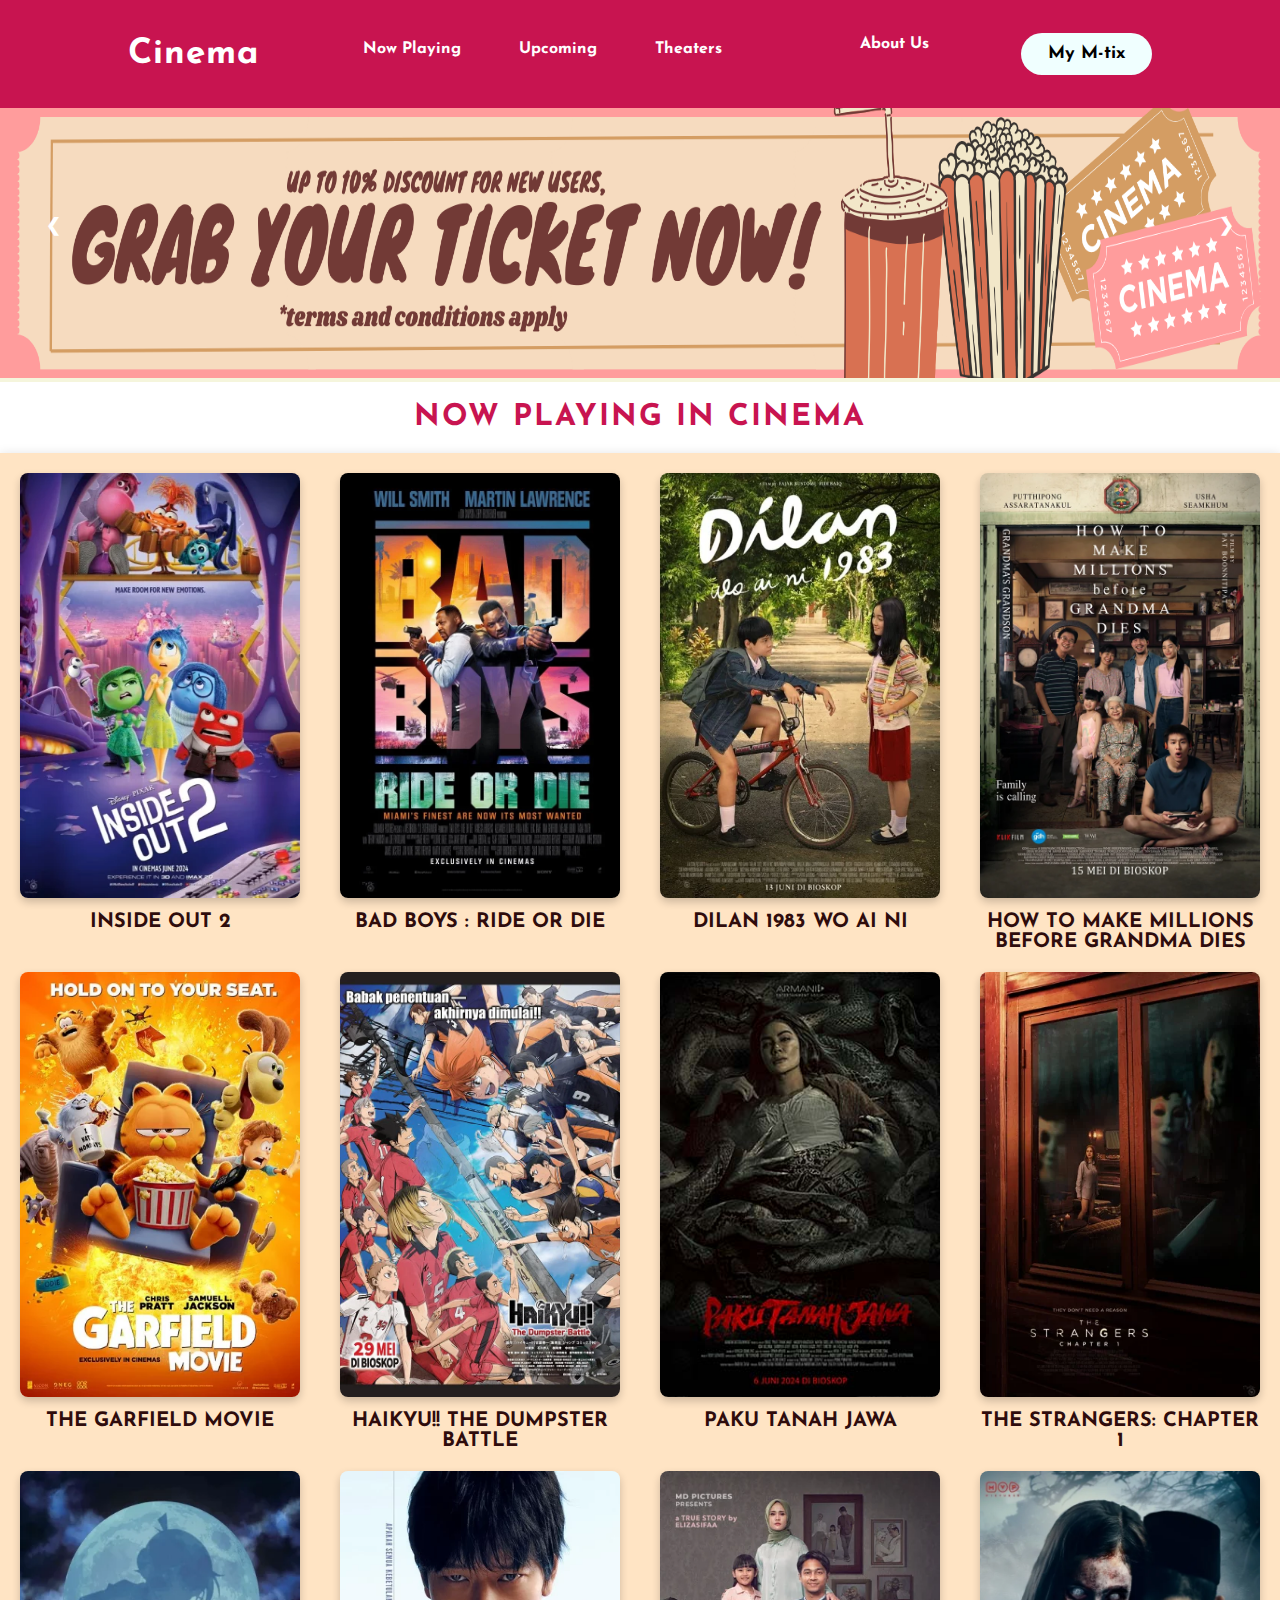
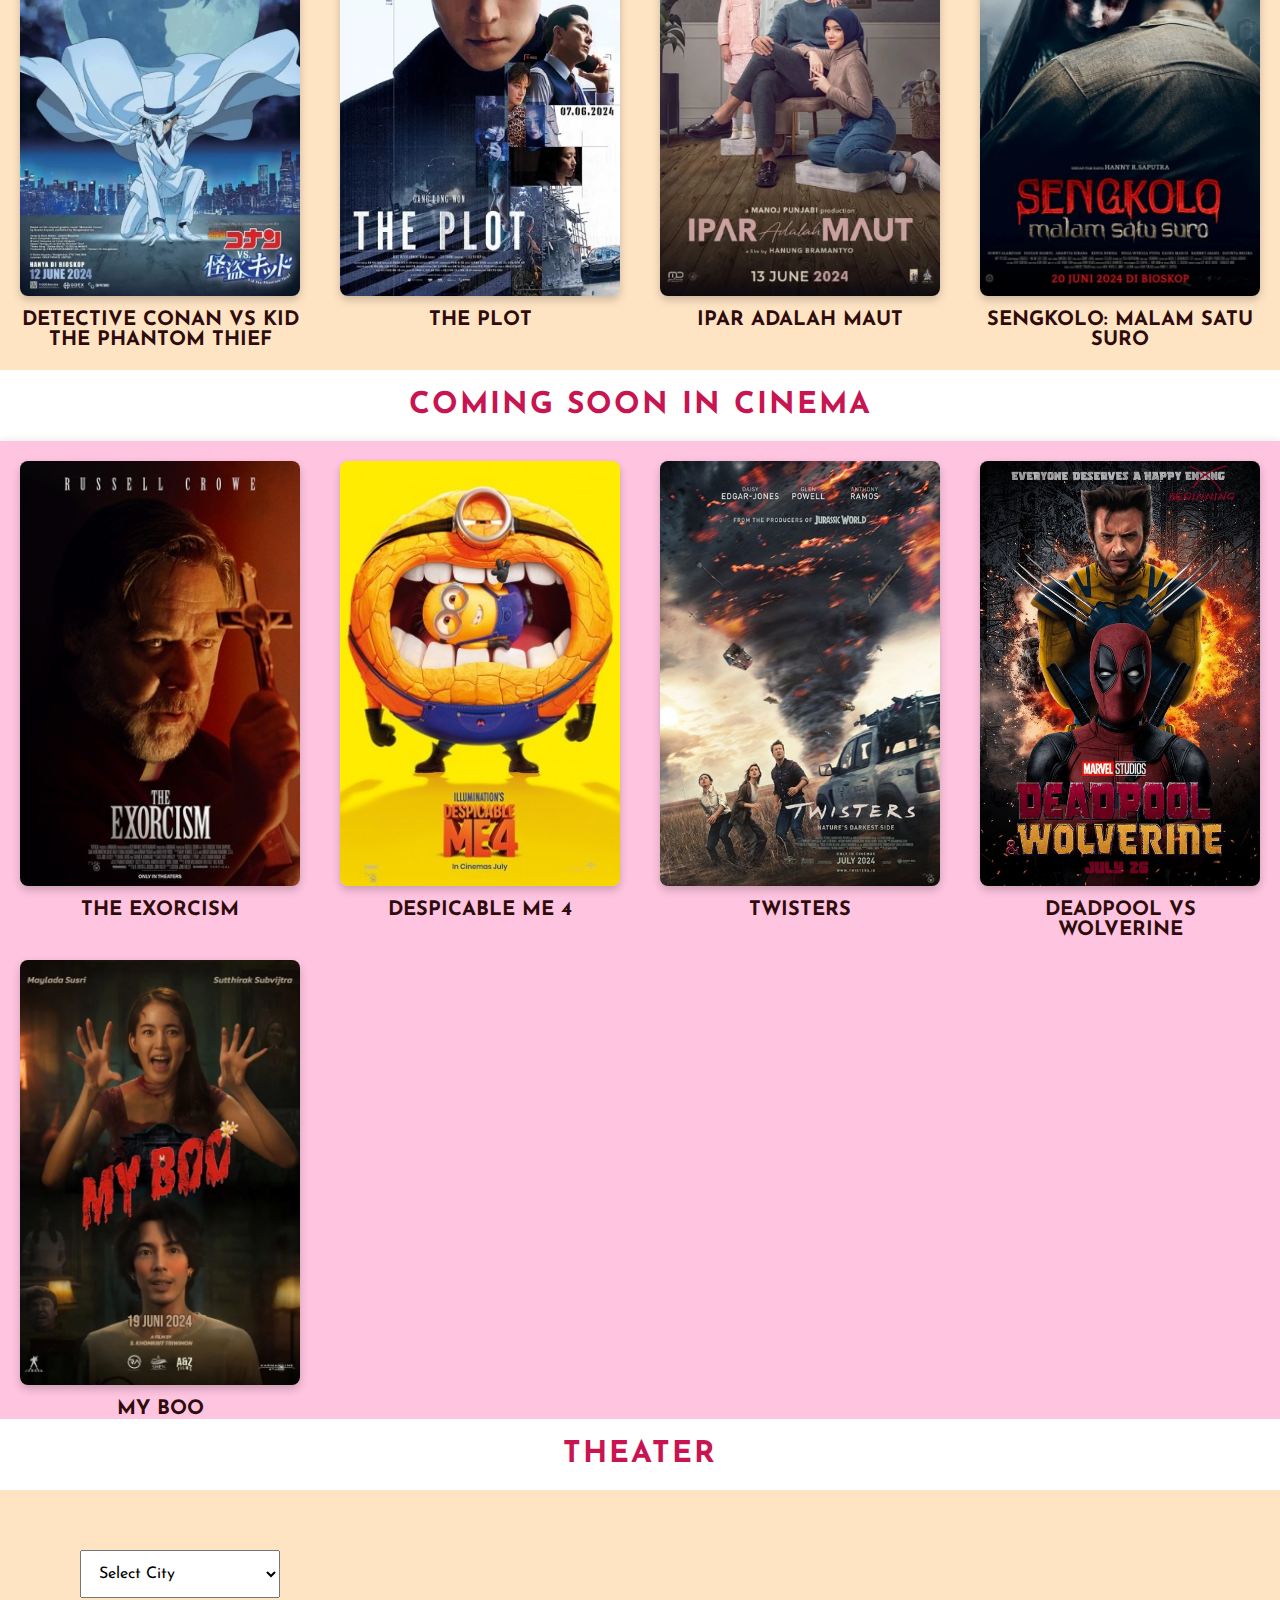
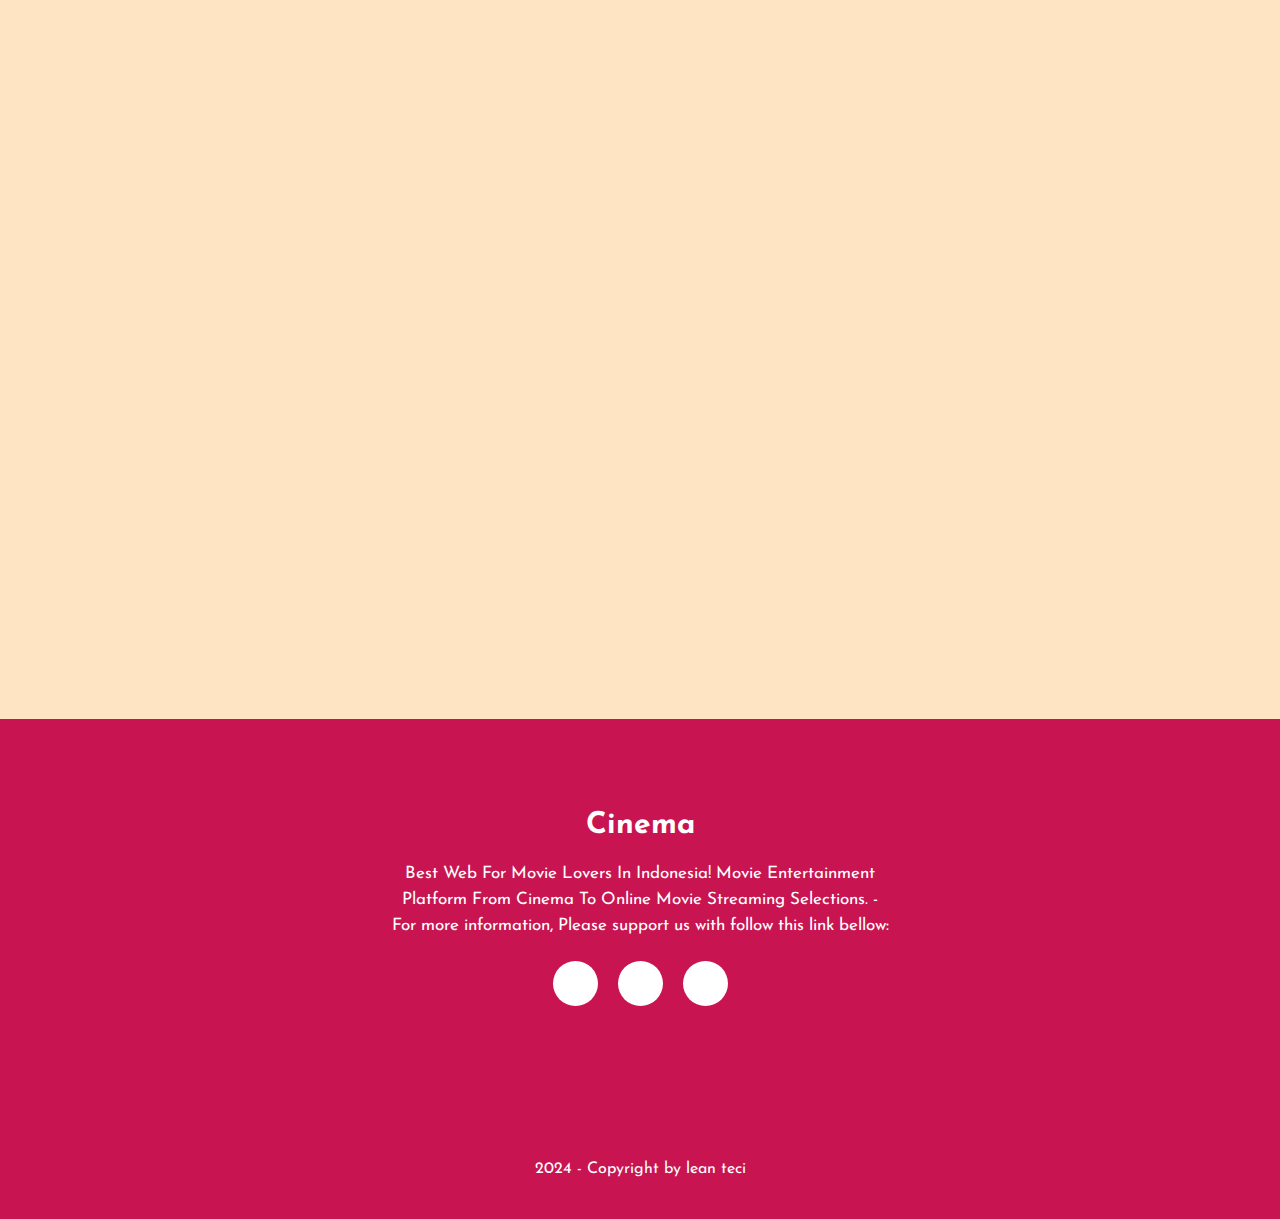
<file: index.html>
<!DOCTYPE html>
<html lang="en">
<head>
    <meta charset="UTF-8">
    <meta name="viewport" content="width=device-width, initial-scale=1.0">
    <title>Cinema</title>
    <link rel="stylesheet" type="text/css" href="style.css">

    <link rel="preconnect" href="https://fonts.googleapis.com">
    <link rel="preconnect" href="https://fonts.gstatic.com" crossorigin>
    <link href="https://fonts.googleapis.com/css2?family=Josefin+Sans:wght@100;200;300;400;500;600;700&display=swap" rel="stylesheet">

    <link rel="stylesheet" href="https://cdnjs.cloudflare.com/ajax/libs/font-awesome/6.5.2/css/all.min.css" integrity="sha512-SnH5WK+bZxgPHs44uWIX+LLJAJ9/2PkPKZ5QiAj6Ta86w+fsb2TkcmfRyVX3pBnMFcV7oQPJkl9QevSCWr3W6A==" crossorigin="anonymous" referrerpolicy="no-referrer" />
    <script src="script.js" defer></script>
</head>
<body>
   <header class="header" id="home">
    <nav>
        <h2 class="logo">Cinema</h2>
        <ul>
            <li><a href="#nowplaying"><i class="fa-solid fa-film"></i>Now Playing</a></li>
            <li><a href="#upcoming"><i class="fa-regular fa-circle-play"></i>Upcoming</a></li>
            <li><a href="#theaters"><i class="fa-solid fa-location-dot"></i>Theaters</a></li>
            <li class="dropdown">
                <a href="#aboutus" id="aboutus-button"><i class="fa-solid fa-user"></i>About Us</a>
            <div class="dropdown-content">
                <a href="#privacy-policy" id="privacy-policy-link">Privacy Policy</a>
                <a href="#contact-us">Contact Us</a>
            </div>
            </li>
        </ul>
        <div class="dropdown2">
            <button id="my-mtix-btn">My M-tix </button>
            <div class="dropdown-content2" id="my-mtix-dropdown">
              <a href="#" id="login-link">Login</a>
              <!-- Opsi-opsi dropdown lainnya bisa ditambahkan di sini -->
            </div>
          </div>
    </nav>
   </header> 

    <div class ="slider">
        <div class="slide">
            <img src="images/slide1.png" alt="Image 1">
        </div>
        <div class="slide">
            <img src="images/slide2.png" alt="Image 2">
        </div>
        <div class="slide">
            <img src="images/slide3.png" alt="Image 3">
        </div>
    </div>
    <button class="prev" onclick="moveSlide(-1)">&#10094;</button>
    <button class="next" onclick="moveSlide(1)">&#10095;</button>

    <section id="nowplaying">
        <div class="textnowplay">
            <h2>NOW PLAYING IN CINEMA</h2>
        </div>
        <div class="movieplaying">
            <div class="movie" data-movie="insideout2">
                <a href="moviedetailsnowplay.html?movie=insideout2" class="movie-link"><img src="images/insideout2.png" alt="Inside Out 2"></a>
                <p>INSIDE OUT 2</p>
            </div>
            <div class="movie" data-movie="badboys">
                <a href="moviedetailsnowplay.html?movie=badboys" class="movie-link"><img src="images/badboys.png" alt="Badboys : Ride or Die"></a>
                <p>BAD BOYS : RIDE OR DIE</p>
            </div>
            <div class="movie" data-movie="dilan">
                <a href="moviedetailsnowplay.html?movie=dilan" class="movie-link"><img src="images/dilan.png" alt="Dilan 1983 Wo Ai Ni"></a>
                <p>DILAN 1983 WO AI NI</p>
            </div>
            <div class="movie" data-movie="grandma">
                <a href="moviedetailsnowplay.html?movie=grandma" class="movie-link"><img src="images/grandma.png" alt="How To Make Millions before Grandma Dies"></a>
                <p>HOW TO MAKE MILLIONS BEFORE GRANDMA DIES</a>
            </div>
            <div class="movie" data-movie="garfield">
                <a href="moviedetailsnowplay.html?movie=garfield" class="movie-link"><img src="images/garfield.png" alt="The Garfield Movie"></a>
                <p>THE GARFIELD MOVIE</p>
            </div>
            <div class="movie" data-movie="haikyu">
                <a href="moviedetailsnowplay.html?movie=haikyu" class="movie-link"><img src="images/haikyu.png" alt="Haikyu!! The Dumpster Battle"></a>
                <p>HAIKYU!! THE DUMPSTER BATTLE</p>
            </div>
            <div class="movie" data-movie="pakutanahjawa">
                <a href="moviedetailsnowplay.html?movie=pakutanahjawa" class="movie-link"><img src="images/pakutanahjawa.png" alt="Paku Tanah Jawa"></a>
                <p>PAKU TANAH JAWA</p>
            </div>
            <div class="movie" data-movie="strangers">
                <a href="moviedetailsnowplay.html?movie=strangers" class="movie-link"><img src="images/strangers.png" alt="The Strangers: Chapter 1"></a>
                <p>THE STRANGERS: CHAPTER 1</p>
            </div>
            <div class="movie" data-movie="conan">
                <a href="moviedetailsnowplay.html?movie=conan" class="movie-link"><img src="images/conan.png" alt="Detective Conan vs Kid The Phantom Thief"></a>
                <p>DETECTIVE CONAN VS KID THE PHANTOM THIEF</p>
            </div>
            <div class="movie" data-movie="theplot">
                <a href="moviedetailsnowplay.html?movie=theplot" class="movie-link"><img src="images/theplot.png" alt="The Plot"></a>
                <p>THE PLOT</p>
            </div>
            <div class="movie" data-movie="ipar">
                <a href="moviedetailsnowplay.html?movie=ipar" class="movie-link"><img src="images/ipar.png" alt="Ipar adalah Maut"></a>
                <p>IPAR ADALAH MAUT</p>
            </div>
            <div class="movie" data-movie="sengkolo">
                <a href="moviedetailsnowplay.html?movie=sengkolo" class="movie-link"><img src="images/sengkolo.png" alt="Sengkolo: Malam Satu Suro"></a>
                <p>SENGKOLO: MALAM SATU SURO</p>
            </div>
        </div>
    </section>
    
   <section id="upcoming">
    <div class="textupcome">
        <h2>COMING SOON IN CINEMA</h2>
    </div>
    <div class="upcoming">
        <div class="movie" data-movie="exorcism">
            <a href="moviedetailsupcome.html?movie=exorcism" class="movie-link"><img src="images/exorcism.jpg" alt="The Exorcism"></a>
            <p>THE EXORCISM</p>
        </div>
        <div class="movie" data-movie="despicableme4">
            <a href="moviedetailsupcome.html?movie=despicableme4" class="movie-link"><img src="images/despicableme4.jpg" alt="Despicable Me 4"></a>
            <p>DESPICABLE ME 4</p>
        </div>
        <div class="movie" data-movie="twisters">
            <a href="moviedetailsupcome.html?movie=twisters" class="movie-link"><img src="images/twisters.png" alt="Twisters"></a>
            <p>TWISTERS</p>
        </div>
        <div class="movie" data-movie="deadpool">
            <a href="moviedetailsupcome.html?movie=deadpool" class="movie-link"><img src="images/deadpool.jpg" alt="Deadpool vs Wolverine"></a>
            <p>DEADPOOL VS WOLVERINE</p>
        </div>
        <div class="movie" data-movie="myboo">
            <a href="moviedetailsupcome.html?movie=myboo" class="movie-link"><img src="images/myboo.png" alt="My Boo"></a>
            <p>MY BOO</p>
        </div>
    </div>
    </section>

    <section id="theaters">
        <div class="texttheater">
            <h2>THEATER</h2>
        </div>
    <div class="theater">
    <div class="dropdown">
        <select id="city-select" onchange="showCinemas()">
            <option value="">Select City</option>
            <option value="JAKARTA">JAKARTA</option>
            <option value="BOGOR">BOGOR</option>
            <option value="DEPOK">DEPOK</option>
            <option value="TANGERANG">TANGERANG</option>
            <option value="BEKASI">BEKASI</option>
        </select>
    </div>

    <div id="cinema-list" class="cinema-list">
    </div>
    </div>
    </section>

    <section id="privacy-policy" class="popup-form hide">
        <div class="popup-content">
            <span class="close-btn">&times;</span>
            <h2>Privacy Policy</h2>
            <h4>INFORMATION WE COLLECT
                PERSONAL INFORMATION
                Personal Information may be submitted to NSR for the purposes of <br>
                (a) receiving information from us;<br>
                (b) buy movie ticket through Site; and <br>
                (c) other purposes to support Service through Site. 
                </h4>
        </div>
    </section>

    <section id="contact-us">
        <div class="contact-us">
        <p>Cinema</p>
        <p>Best Web For Movie Lovers In Indonesia! Movie Entertainment Platform From Cinema To Online Movie Streaming Selections. - For more information, Please support us with follow this link bellow:</p>
        <div class="social">
            <a href="#"><i class="fa-brands fa-linkedin"></i></a>
            <a href="#"><i class="fa-brands fa-instagram"></i></a>
            <a href="#"><i class="fa-brands fa-x-twitter"></i></a>
        </div>
    </div>

    <!--login-->
    <div id="login-popup" class="popup-form hide">
        <div class="popup-content">
            <span class="close-btn" onclick="closePopup(this)">&times;</span>
            <h2>Login to My Mtix</h2>
            <form id="login-form">
                <label for="login-email">Email:</label>
                <input type="text" id="login-email" name="loginemail" required>
                <label for="login-password">Password:</label>
                <input type="password" id="login-password" name="loginpassword" required>
                <button type="submit" id="loginsubmit">Login</button>
            </form>
            <p>Don't have an account? <a href="#" id="register-link">Register now</a></p>
        </div>
    </div>

    <!-- Failed login popup -->
    <div id="failedloginPopup" class="popup-form hide">
        <div class="popup-content">
            <span class="close-btn" onclick="closePopup(this)">&times;</span>
            <h2>Failed to Login</h2>
            <p>Invalid Email or Password. Please check your username and password again.</p>
        </div>
    </div>

    <!-- Failed login popup (max)-->
    <div id="failedloginmaxPopup" class="popup-form hide">
        <div class="popup-content">
            <span class="close-btn" onclick="closePopup(this)">&times;</span>
            <h2>Exiting Program...</h2>
            <p>Failed to login. Maximum Attempts Reached.</p>
        </div>
    </div>

    <!-- Success login popup -->
    <div id="successloginPopup" class="popup-form hide">
        <div class="popup-content">
            <span class="close-btn" onclick="closePopup(this)">&times;</span>
            <h2>yeeyyyyyy</h2>
            <p>Welcome Back!</p>
        </div>
    </div>

    <!-- Register Pop-up Form -->
    <div id="register-popup" class="popup-form hide">
        <div class="popup-content">
            <span class="close-btn" onclick="closePopup(this)">&times;</span>
            <h2>Register for My Mtix</h2>
            <form id="register-form">
                <label for="register-name">Name:</label>
                <input type="text" id="register-name" name="registname" required>
                <label for="register-email">Email:</label>
                <input type="text" id="register-email" name="registemail" required>
                <label for="register-password">Password:</label>
                <input type="password" id="register-password" name="registpassword" required>
                <button type="submit" id="registsubmit">Register Now</button>
            </form>
        </div>
    </div>
    
    <!-- Success regist popup -->
    <div id="successregistPopup" class="popup-form hide">
        <div class="popup-content">
            <span class="close-btn" onclick="closePopup(this)">&times;</span>
            <h2>yeeyyyyyy</h2>
            <p>You have successfully regist your account</p>
        </div>
    </div>

    <footer id="footer">
        <div class="footer">
            <p>
                2024 -
                <i class="fa-regular fa-copyright"></i>
                Copyright by lean teci
            </p>
        </div>
    </footer>
     

</body>
</html>
</file>
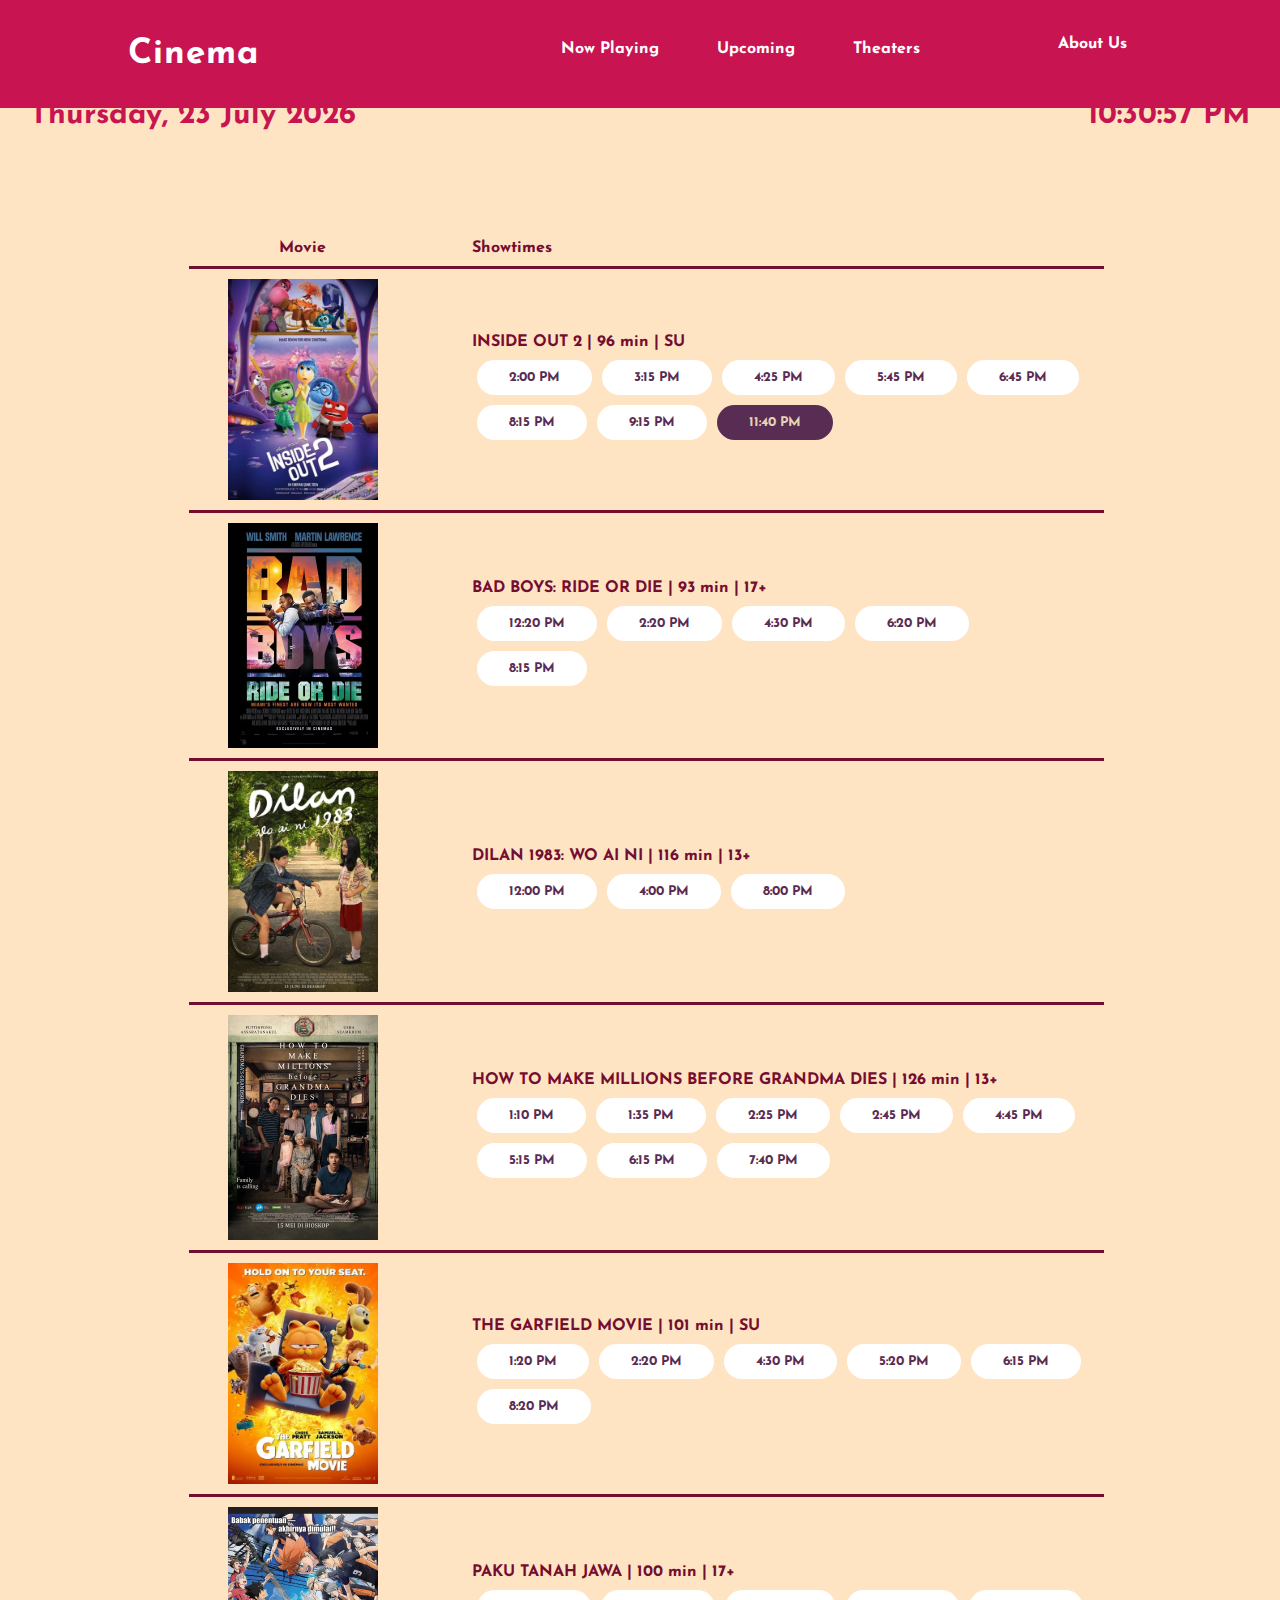
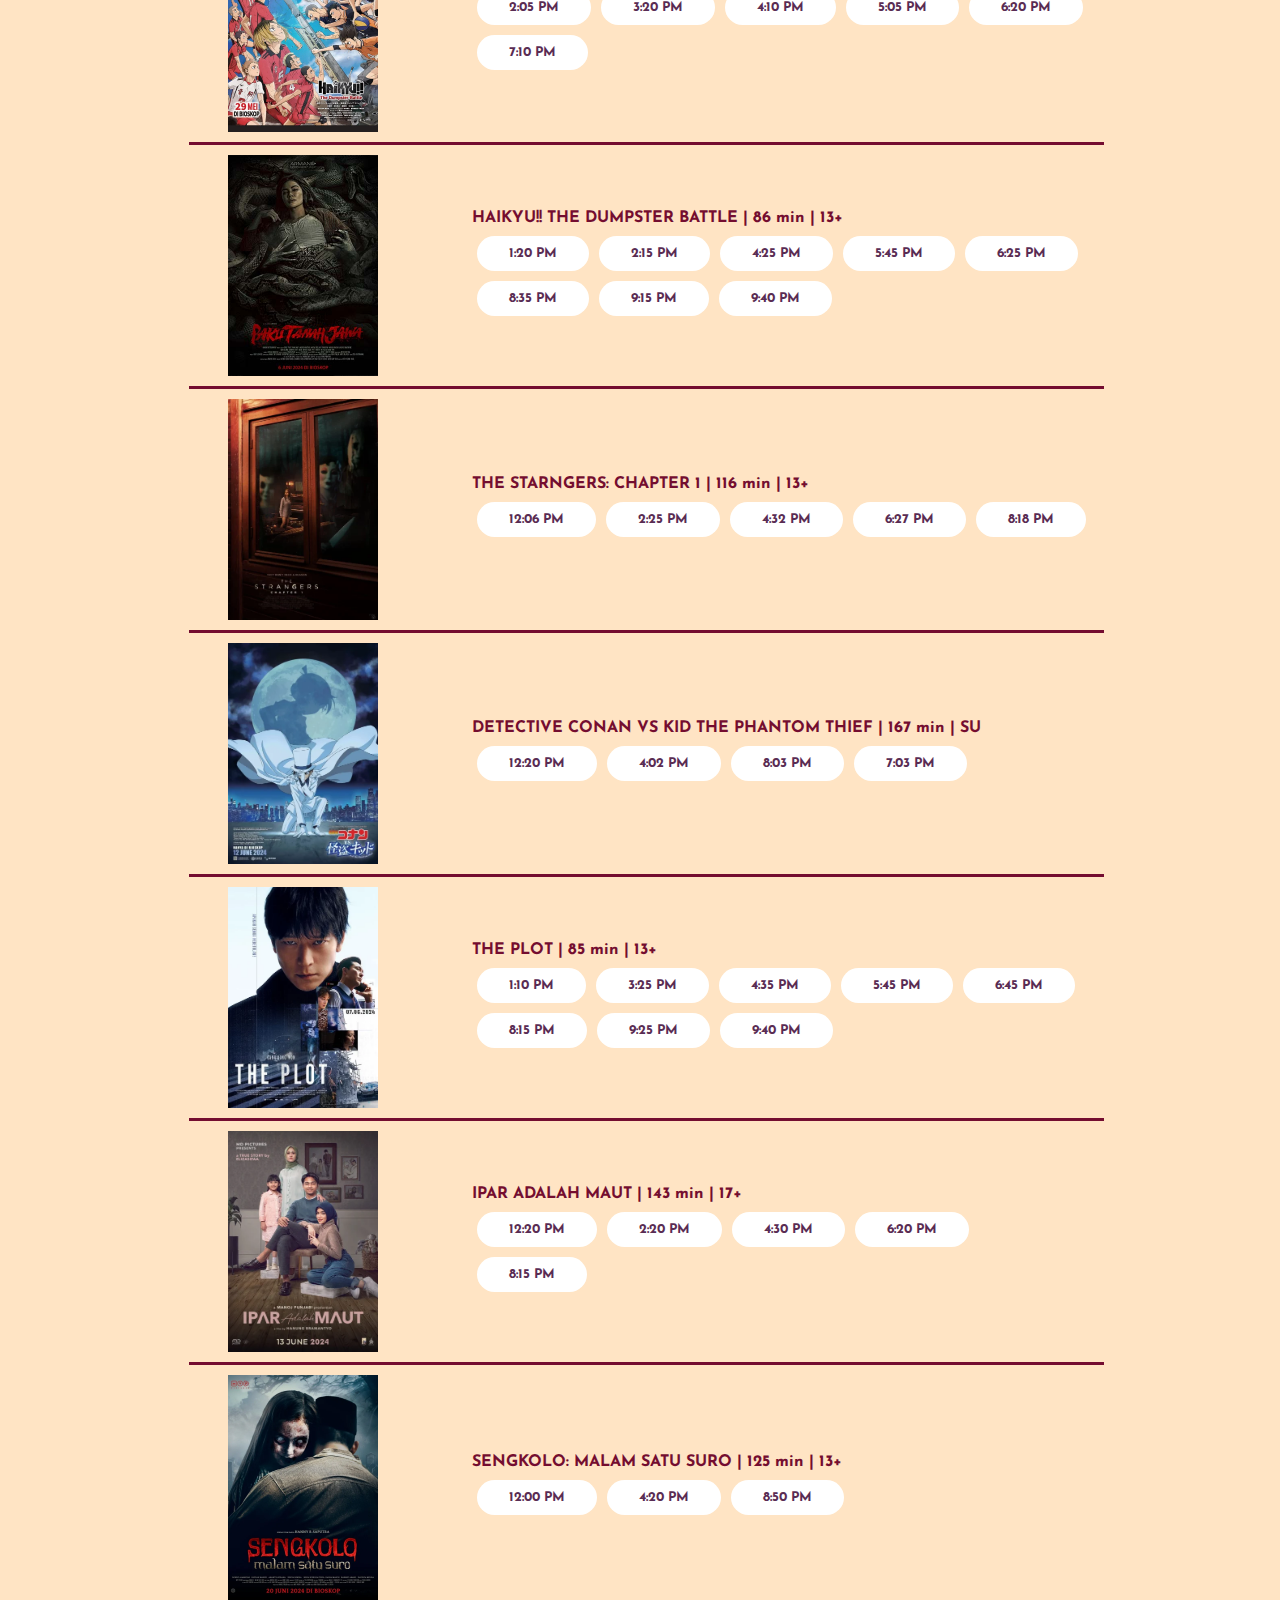
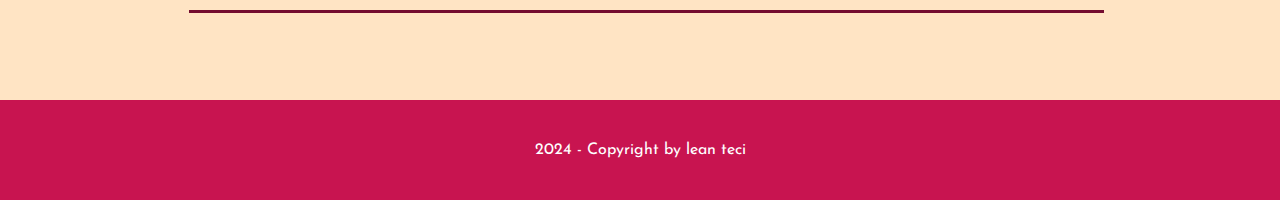
<file: cinemaschedule.html>
<!DOCTYPE html>
<html lang="en">
<head>
    <meta charset="UTF-8">
    <meta name="viewport" content="width=device-width, initial-scale=1.0">
    <title>Cinema</title>
    <link rel="stylesheet" type="text/css" href="style.css">

    <link rel="preconnect" href="https://fonts.googleapis.com">
    <link rel="preconnect" href="https://fonts.gstatic.com" crossorigin>
    <link href="https://fonts.googleapis.com/css2?family=Josefin+Sans:wght@100;200;300;400;500;600;700&display=swap" rel="stylesheet">

    <link rel="stylesheet" href="https://cdnjs.cloudflare.com/ajax/libs/font-awesome/6.5.2/css/all.min.css" integrity="sha512-SnH5WK+bZxgPHs44uWIX+LLJAJ9/2PkPKZ5QiAj6Ta86w+fsb2TkcmfRyVX3pBnMFcV7oQPJkl9QevSCWr3W6A==" crossorigin="anonymous" referrerpolicy="no-referrer" />
    <script src="script.js" defer></script>
</head>
<body>
    <header class="header" id="home">
        <nav>
            <h2 class="logo">Cinema</h2>
            <ul>
                <li><a href="index.html#nowplaying"><i class="fa-solid fa-film"></i>Now Playing</a></li>
                <li><a href="index.html#upcoming"><i class="fa-regular fa-circle-play"></i>Upcoming</a></li>
                <li><a href="index.html#theaters"><i class="fa-solid fa-location-dot"></i>Theaters</a></li>
                <li class="dropdown">
                    <a href="index.html#aboutus" id="aboutus-button"><i class="fa-solid fa-user"></i>About Us</a>
                <div class="dropdown-content">
                    <a href="#privacy-policy" id="privacy-policy-link">Privacy Policy</a>
                    <a href="index.html#contact-us">Contact Us</a>
                </div>
                </li>
            </ul>
        </nav>
       </header> 


   <section id="cinemaschedule">
    <div id="clock"></div>
    <div id="date"></div>
    <table id="movie-table">
        <thead>
            <tr>
                <th>Movie </th>
                <th>Showtimes</th>
            </tr>
        </thead>
        <tbody>
            <!-- Table rows will be dynamically populated by JavaScript -->
        </tbody>
    </table>
    <div id="app-popup" class="apppopup hide" >
        <div class="popup-content">
            <span class="close-btn" onclick="window.location.reload();">&times;</span>
            <h2>Get the app on Playstore!</h2>
            <a href="https://play.google.com/store" target="_blank">Get this App Now</a> 
        </div>
    </div>
   </section>

   <section id="privacy-policy" class="popup-form hide">
    <div class="popup-content">
        <span class="close-btn">&times;</span>
        <h2>Privacy Policy</h2>
        <h4>INFORMATION WE COLLECT
            PERSONAL INFORMATION
            Personal Information may be submitted to NSR for the purposes of <br>
            (a) receiving information from us;<br>
            (b) buy movie ticket through Site; and <br>
            (c) other purposes to support Service through Site. 
            </h4>
    </div>
</section>

   <footer id="footer">
    <div class="footer">
        <p>
            2024 -
            <i class="fa-regular fa-copyright"></i>
            Copyright by lean teci
        </p>
    </div>
</footer>

<script src="script.js" defer></script>



    <style>
    #cinemaschedule{
        width: 100%;
        height: 3300px;
        background-color: bisque;
        display: block;
        padding: 30px;
    }
   
    #date {
        padding-top: 7%;
        position: absolute;
        top: 10px;
        left: 10px;
        font-size: 30px;
        font-weight: bold;
        margin-left: 20px;
        color: rgb(200, 20, 80);
    }

    #clock {
        padding-top: 7%;
        position: absolute;
        top: 10px;
        right: 10px;
        font-size: 30px;
        font-weight: bold;
        margin-right: 20px;
        color: rgb(200, 20, 80);
    }
    #movie-table {
    width: 100%;
    margin-top: 200px; /* Atur margin atas untuk menjaga jarak antara tabel dengan elemen di atasnya */
    border-collapse: collapse;
    width: 75%;
    margin-left: 13%;

}

#movie-table th, #movie-table td {
    padding: 10px;
    text-align: center;
    border: none; /* Hapus semua garis tepi */
    color: rgb(116, 13, 48);
}

#movie-table th {
    border-bottom: 3px solid rgb(116, 13, 48);; /* Garis bawah hanya pada header */
}

#movie-table img {
    max-width: 150px;
    height: auto;
    display: block;
    margin: 0 auto;
}

/* Mengatur lebar kolom */
#movie-table th:first-child,
#movie-table td:first-child {
    width: 25%; /* Lebar kolom pertama 25% dari lebar tabel */
}

#movie-table th:nth-child(2),
#movie-table td:nth-child(2) {
    width: 75%; /* Lebar kolom kedua 75% dari lebar tabel */
    text-align: left;
    padding-left: 6%;
}

/* Garis putih di antara baris */
#movie-table tbody tr {
    border-bottom: 3px solid rgb(116, 13, 48);; /* Garis putih di antara setiap baris */
}

/* Memberi latar belakang abu-abu untuk baris genap */
#movie-table tbody tr:nth-child(even) {
    background-color: bisque;
}
.movie-info {
    font-weight: bold;
    font-size: 16px;
    margin-bottom: 5px;
}

.showtime-btn {
    margin: 5px;
    background-color: #592c53;
    color: #e4d4b8;
    text-decoration: none;
    border: 2px solid transparent;
    font-weight: bold;
    padding: 9px 30px;
    border-radius: 30px;
    transition: .4s;
    display: inline-block; /* Menggunakan inline-block untuk tata letak tombol */
}

.showtime-btn:hover {
    background-color: #f2f2f2;
    border: 2px solid #592c53;
    cursor: pointer;
}
.showtime-btn-disabled {
    background-color: white; /* Warna abu-abu */
    color: #592c53; /* Warna teks abu-abu yang lebih gelap */
    cursor: not-allowed; /* Kursor tidak dapat diaktifkan */
}
.apppopup {
        display: none;
        position: fixed;
        top: 0;
        left: 0;
        width: 100%;
        height: 100%;
        background-color: rgba(0, 0, 0, 0.5);
        justify-content: center;
        align-items: center;
        z-index: 1000;
    }

    .apppopup-content {
        background-color: white;
        padding: 20px;
        border-radius: 5px;
        text-align: center;
        position: relative;
    }

    .close-btn {
        position: absolute;
        top: 10px;
        right: 10px;
        font-size: 20px;
        cursor: pointer;
    }

.apppopup h2{
    color: rgb(200, 20, 80);
    font-size: 20px;
    font-weight: bold;

}   

 
</style>

<script>
    function updateClockAndDate() {
        const now = new Date();
        let hours = now.getHours();
        const minutes = String(now.getMinutes()).padStart(2, '0');
        const seconds = String(now.getSeconds()).padStart(2, '0');
        
        const day = String(now.getDate()).padStart(2, '0');
        const year = now.getFullYear();
        
        const daysOfWeek = ["Sunday", "Monday", "Tuesday", "Wednesday", "Thursday", "Friday", "Saturday"];
        const monthsOfYear = ["January", "February", "March", "April", "May", "June", "July", "August", "September", "October", "November", "December"];
        
        const dayOfWeek = daysOfWeek[now.getDay()];
        const month = monthsOfYear[now.getMonth()];
    
        const ampm = hours >= 12 ? 'PM' : 'AM';
        hours = hours % 12;
        hours = hours ? hours : 12; // the hour '0' should be '12'
        
        const clock = document.getElementById('clock');
        const date = document.getElementById('date');
    
        clock.textContent = `${hours}:${minutes}:${seconds} ${ampm}`;
        date.textContent = `${dayOfWeek}, ${day} ${month} ${year}`;
    }
    
    function addMovieRow(posterUrl, showtimes, title, duration, age) {
    const tableBody = document.querySelector('#movie-table tbody');
    const newRow = document.createElement('tr');
    
    const posterCell = document.createElement('td');
    const posterImg = document.createElement('img');
    posterImg.src = posterUrl;
    posterImg.alt = 'Movie Poster';
    posterCell.appendChild(posterImg);
    newRow.appendChild(posterCell);
    
    const showtimesCell = document.createElement('td');
    const showtimesWrapper = document.createElement('div');
    
    // Add title, duration, and age information above showtimes
    const infoLine = document.createElement('div');
    infoLine.classList.add('movie-info');
    infoLine.textContent = `${title} | ${duration} | ${age}`;
    showtimesCell.appendChild(infoLine);
    
    // Create buttons for each showtime
    const showtimesArray = showtimes.split(', ');
    showtimesArray.forEach(time => {
        const showtimeBtn = document.createElement('button');
        showtimeBtn.textContent = time;
        showtimeBtn.classList.add('showtime-btn'); // Optional: add a class for styling
        
        // Parse time and AM/PM
        const [timeStr, period] = time.split(' ');
        const [hours, minutes] = timeStr.split(':').map(num => parseInt(num, 10));
        
        // Convert 12-hour format to 24-hour format for comparison
        let hours24 = hours;
        if (period === 'PM' && hours !== 12) {
            hours24 += 12;
        } else if (period === 'AM' && hours === 12) {
            hours24 = 0;
        }
        
        // Check if showtime is in the past
        const showtimeDate = new Date();
        const now = new Date();
        showtimeDate.setHours(hours24, minutes, 0, 0);
        
        if (showtimeDate < now) {
            showtimeBtn.classList.add('showtime-btn-disabled'); // Add disabled class
            showtimeBtn.disabled = true; // Disable the button
        } else {
            // Optional: Add click functionality to buttons if needed
            showtimeBtn.addEventListener('click', () => {
            showAppPopup();
                // Add more functionality here if needed
            });
        }
        
        showtimesWrapper.appendChild(showtimeBtn);
    });
    
    showtimesCell.appendChild(showtimesWrapper);
    newRow.appendChild(showtimesCell);
    
    tableBody.appendChild(newRow);
}



// Sample data for demonstration
const movies = [
    { poster: 'images/insideout2.png', showtimes: '2:00 PM, 3:15 PM, 4:25 PM, 5:45 PM, 6:45 PM, 8:15 PM, 9:15 PM, 11:40 PM', title: 'INSIDE OUT 2', duration: '96 min', age: 'SU' },
    { poster: 'images/badboys.png', showtimes: '12:20 PM, 2:20 PM, 4:30 PM, 6:20 PM, 8:15 PM', title: 'BAD BOYS: RIDE OR DIE', duration: '93 min', age: '17+' },
    { poster: 'images/dilan.png', showtimes: '12:00 PM, 4:00 PM, 8:00 PM', title: 'DILAN 1983: WO AI NI', duration: '116 min', age: '13+' },
    { poster: 'images/grandma.png', showtimes: '1:10 PM, 1:35 PM, 2:25 PM, 2:45 PM, 4:45 PM, 5:15 PM, 6:15 PM, 7:40 PM', title: 'HOW TO MAKE MILLIONS BEFORE GRANDMA DIES', duration: '126 min', age: '13+' },
    { poster: 'images/garfield.png', showtimes: '1:20 PM, 2:20 PM, 4:30 PM, 5:20 PM, 6:15 PM, 8:20 PM', title: 'THE GARFIELD MOVIE', duration: '101 min', age: 'SU' },
    { poster: 'images/haikyu.png', showtimes: '2:05 PM, 3:20 PM, 4:10 PM, 5:05 PM, 6:20 PM, 7:10 PM', title: 'PAKU TANAH JAWA', duration: '100 min', age: '17+' },
    { poster: 'images/pakutanahjawa.png', showtimes: '1:20 PM, 2:15 PM, 4:25 PM, 5:45 PM, 6:25 PM, 8:35 PM, 9:15 PM, 9:40 PM', title: 'HAIKYU!! THE DUMPSTER BATTLE', duration: '86 min', age: '13+' },
    { poster: 'images/strangers.png', showtimes: '12:06 PM, 2:25 PM, 4:32 PM, 6:27 PM, 8:18 PM', title: 'THE STARNGERS: CHAPTER 1', duration: '116 min', age: '13+' },
    { poster: 'images/conan.png', showtimes: '12:20 PM, 4:02 PM, 8:03 PM, 7:03 PM', title: 'DETECTIVE CONAN VS KID THE PHANTOM THIEF', duration: '167 min', age: 'SU' },
    { poster: 'images/theplot.png', showtimes: '1:10 PM, 3:25 PM, 4:35 PM, 5:45 PM, 6:45 PM, 8:15 PM, 9:25 PM, 9:40 PM', title: 'THE PLOT', duration: '85 min', age: '13+' },
    { poster: 'images/ipar.png', showtimes: '12:20 PM, 2:20 PM, 4:30 PM, 6:20 PM, 8:15 PM', title: 'IPAR ADALAH MAUT', duration: '143 min', age: '17+' },
    { poster: 'images/sengkolo.png', showtimes: '12:00 PM, 4:20 PM, 8:50 PM', title: 'SENGKOLO: MALAM SATU SURO', duration: '125 min', age: '13+' }
];  

// Adding sample rows to the table
movies.forEach(movie => {
    addMovieRow(movie.poster, movie.showtimes, movie.title, movie.duration, movie.age);
});

// Initial call
updateClockAndDate();

// Update every second
setInterval(updateClockAndDate, 1000);


const privacyPolicyLink = document.getElementById('privacy-policy-link');
const popupForm = document.getElementById('privacy-policy');
const closeBtn = document.querySelector('.close-btn');


privacyPolicyLink.addEventListener('click', function(event) {
    event.preventDefault();
    popupForm.classList.remove('hide');
});


closeBtn.addEventListener('click', function() {
    popupForm.classList.add('hide');
});


window.addEventListener('click', function(event) {
    if (event.target === popupForm) {
        popupForm.classList.add('hide');
    }
});

   // Menambahkan event listener untuk menampilkan form login ketika "Login" dipilih
   myMtixDropdown.addEventListener("click", function(event) {
     event.stopPropagation(); // Mencegah penutupan dropdown saat diklik
     if (event.target.id === "login-link") {
       showLoginPopup();
     }
   });

// Function to show the pop-up
function showAppPopup() {
    const appPopup = document.getElementById('app-popup');
    appPopup.classList.remove('hide');
    appPopup.style.display = 'flex';
}

// Function to hide the pop-up
function hideAppPopup() {
    const appPopup = document.getElementById('app-popup');
    appPopup.classList.add('hide');
    appPopup.style.display = 'none';
}

// Event listener to close the pop-up when clicking the close button
document.querySelector('.apppopup .close-btn').addEventListener('click', function() {
    hideAppPopup();
});


showAppPopup();

    </script>
</body>
</html>
</file>
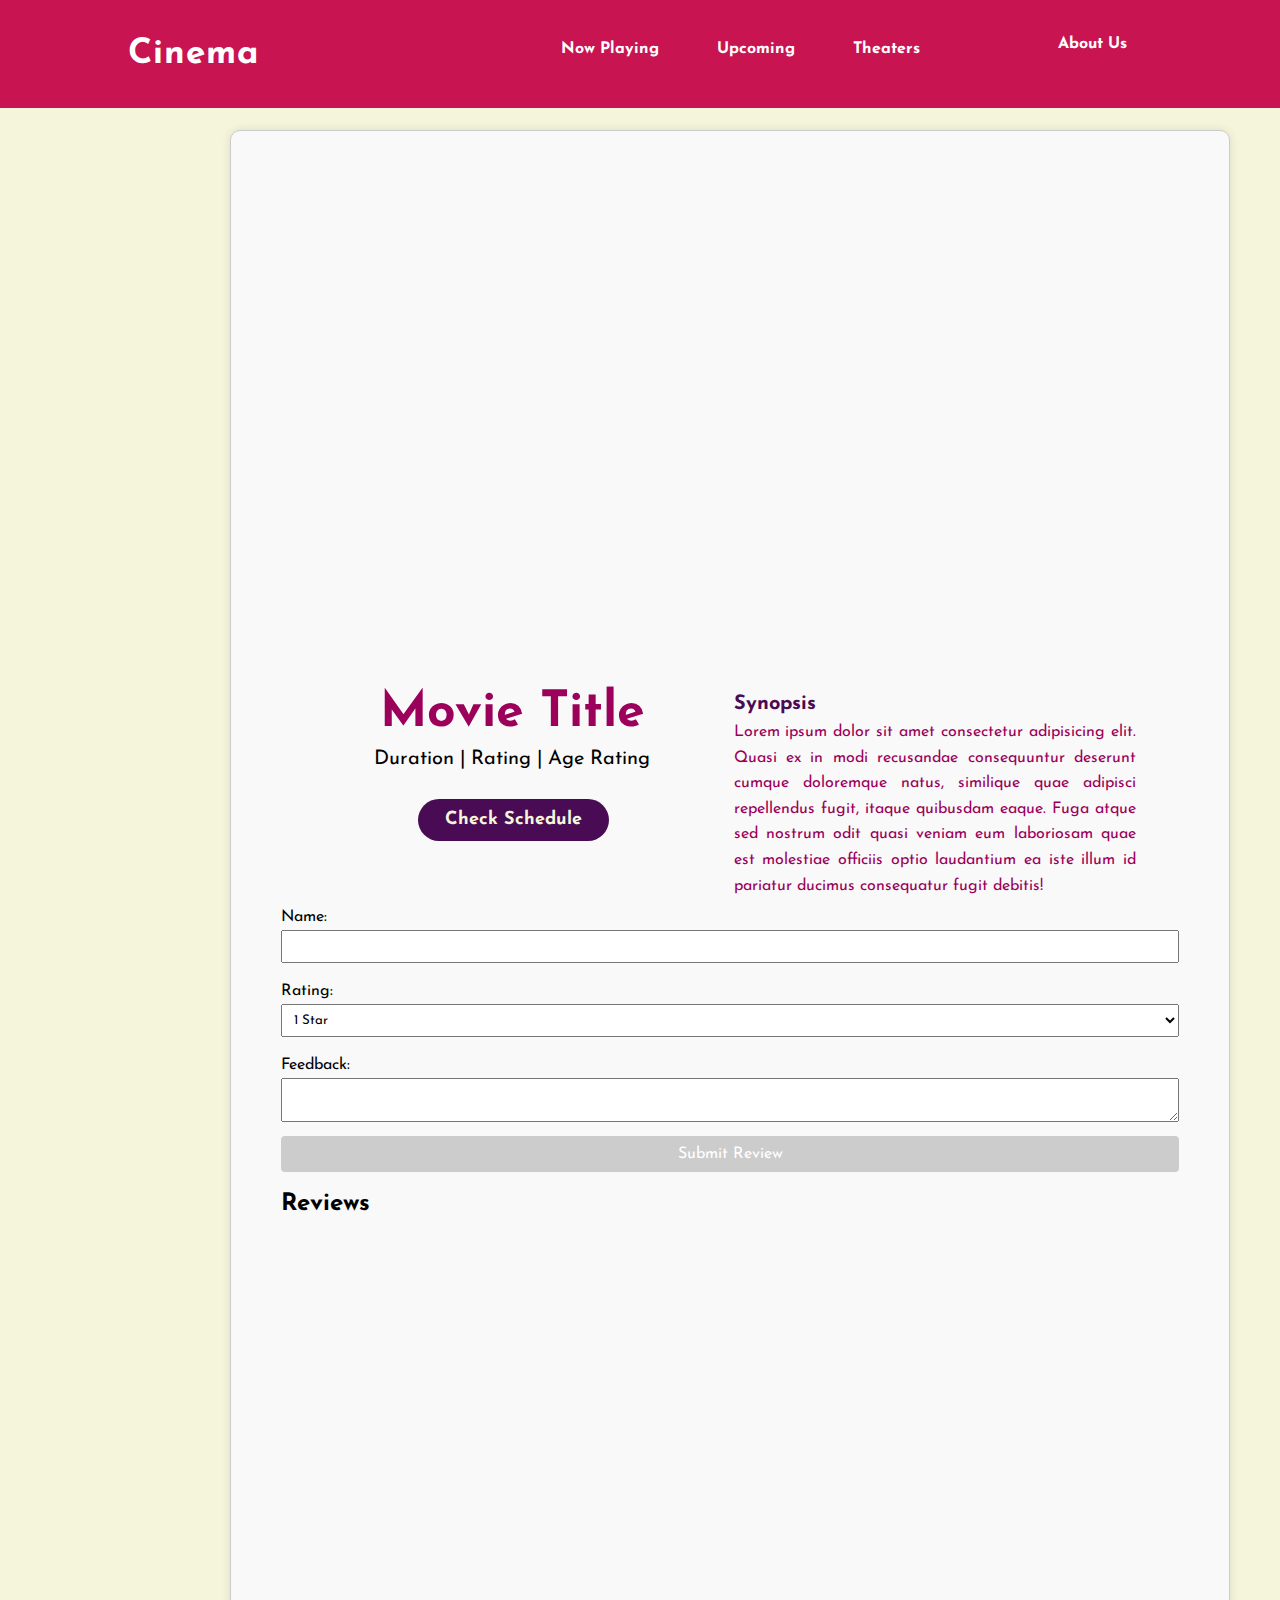
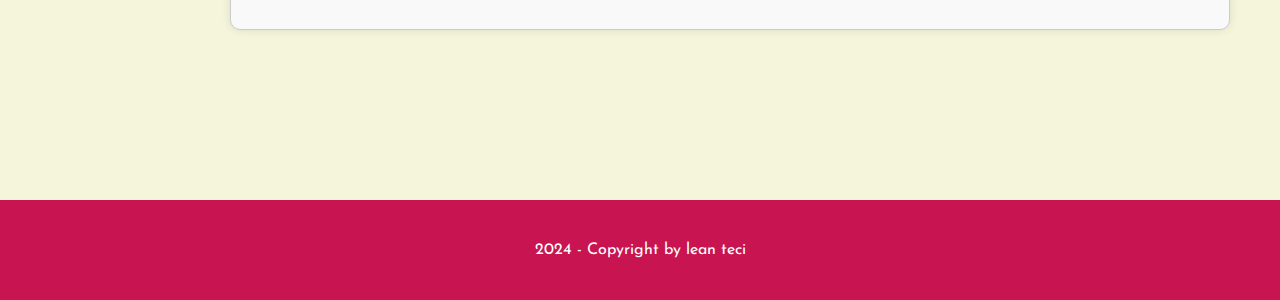
<file: moviedetailsnowplay.html>
<!DOCTYPE html>
<html lang="en">
<head>
    <meta charset="UTF-8">
    <meta name="viewport" content="width=device-width, initial-scale=1.0">
    <title>Cinema</title>
    <link rel="stylesheet" type="text/css" href="style.css">

    <link rel="preconnect" href="https://fonts.googleapis.com">
    <link rel="preconnect" href="https://fonts.gstatic.com" crossorigin>
    <link href="https://fonts.googleapis.com/css2?family=Josefin+Sans:wght@100;200;300;400;500;600;700&display=swap" rel="stylesheet">

    <link rel="stylesheet" href="https://cdnjs.cloudflare.com/ajax/libs/font-awesome/6.5.2/css/all.min.css" integrity="sha512-SnH5WK+bZxgPHs44uWIX+LLJAJ9/2PkPKZ5QiAj6Ta86w+fsb2TkcmfRyVX3pBnMFcV7oQPJkl9QevSCWr3W6A==" crossorigin="anonymous" referrerpolicy="no-referrer" />
    
    <script src="script.js" defer></script>
    <script src="https://code.jquery.com/jquery-3.6.0.min.js"></script>
</head>
<body>
    <header class="header" id="home">
        <nav>
            <h2 class="logo">Cinema</h2>
            <ul>
                <li><a href="index.html#nowplaying"><i class="fa-solid fa-film"></i>Now Playing</a></li>
                <li><a href="index.html#upcoming"><i class="fa-regular fa-circle-play"></i>Upcoming</a></li>
                <li><a href="index.html#theaters"><i class="fa-solid fa-location-dot"></i>Theaters</a></li>
                <li class="dropdown">
                    <a href="index.html#aboutus" id="aboutus-button"><i class="fa-solid fa-user"></i>About Us</a>
                <div class="dropdown-content">
                    <a href="#privacy-policy" id="privacy-policy-link">Privacy Policy</a>
                    <a href="index.html#contact-us">Contact Us</a>
                </div>
                </li>
            </ul>
        </nav>
       </header> 


       <section id="nowplaydetails">
        <div class="movie-details">
            <div class="movie-box">
                <div class="video-box">
                    <iframe src="" title="Movie Trailer" frameborder="0" 
                            allow="accelerometer; autoplay; clipboard-write; encrypted-media; gyroscope; picture-in-picture" 
                            allowfullscreen></iframe>
                    <div class="bot">
                        <div class="left">
                            <div class="kiri-1">
                                <p id="title">Movie Title</p>
                                <div class="lefter">
                                    <p id="details">Duration | Rating | Age Rating</p>
                                </div>
                            </div>
                            <div class="kiri-2">
                                <button id="schedule">Check Schedule</button>
                            </div>
                        </div>
                        <div class="right">
                            <div class="righter">
                                <h2>Synopsis</h2>
                                <p>
                                    Lorem ipsum dolor sit amet consectetur adipisicing elit. 
                                    Quasi ex in modi recusandae consequuntur deserunt cumque doloremque natus, 
                                    similique quae adipisci repellendus fugit, itaque quibusdam eaque. 
                                    Fuga atque sed nostrum odit quasi veniam eum laboriosam quae est molestiae 
                                    officiis optio laudantium ea iste illum id pariatur ducimus consequatur fugit debitis!
                                </p>
                            </div>
                        </div>
                    </div>
                </div>
                <form id="reviewForm">
                    <label for="name">Name:</label>
                    <input type="text" id="name" name="name" required>
                    <label for="rating">Rating:</label>
                    <select id="rating" name="rating" required>
                        <option value="1">1 Star</option>
                        <option value="2">2 Stars</option>
                        <option value="3">3 Stars</option>
                        <option value="4">4 Stars</option>
                        <option value="5">5 Stars</option>
                    </select>
                    <label for="feedback">Feedback:</label>
                    <textarea id="feedback" name="feedback" required></textarea>
                    <button type="submit" class="disabled" id="submit-review-button" >Submit Review</button>
                </form>

    <div id="login-required-popup" class="popup-form hide">
        <div class="popup-content">
            <span class="close-btn">&times;</span>
            <p>You need to log in first to submit a review. The login option is available only on the home page.</p>
        </div>
    </div>
    <div>
                <h2>Reviews</h2>
                <div id="reviews"></div>
            </div>
        </div>
    </section>


    <section id="privacy-policy" class="popup-form hide">
        <div class="popup-content">
            <span class="close-btn">&times;</span>
            <h2>Privacy Policy</h2>
            <h4>INFORMATION WE COLLECT
                PERSONAL INFORMATION
                Personal Information may be submitted to NSR for the purposes of <br>
                (a) receiving information from us;<br>
                (b) buy movie ticket through Site; and <br>
                (c) other purposes to support Service through Site. 
                </h4>
        </div>
    </section>
    
        <footer id="footer">
        <div class="footer">
            <p>
                2024 -
                <i class="fa-regular fa-copyright"></i>
                Copyright by lean teci
            </p>
        </div>
    </footer>

    <script src="script.js" defer></script>
   <style>
    
    #nowplaydetails{
        width: 100%;
        height: 1800px;
        background-color: beige;
        display: block;
        padding: 30px;
    }
    .movie-detail {
        display: grid;
        margin-top: 50px;
        grid-template-columns: 1fr 1fr; /* 2 kolom yang setara */
        gap: 20px;
    }
    .movie-box {
        margin-top: 100px;
        border: 1px solid #ccc;
        padding: 50px;
        margin-left: 200px;
        border-radius: 10px;
        box-shadow: 0 0 10px rgba(0, 0, 0, 0.1);
        max-width: 1000px;
        height: 1500px;
        background-color: #f9f9f9;
    }
    .video-box {
            max-width: 560px;
            margin-left: 30px;
            text-align: center;
            justify-content: center;
        }
    iframe {
        width: 150%;
        height: 473px;
        justify-content: center;
        } 
    .bot{
        display: grid;
        gap: 20px;
        grid-template-columns: 1fr 1fr;
        width: 825px;
    }
    /* CSS untuk mengatur bagian kiri */
    .bot .left {
    display: flex;
    flex-direction: column;
    justify-content: left;
    }

    /* CSS untuk bagian kanan */
    .bot .right {
    display: flex;
    flex-direction: column;
    justify-content: flex-start; /* Memulai konten dari atas */
}

/* CSS untuk gaya teks */
#title {
    font-size: 50px;
    margin-top: 30px;
    font-weight: bold;
    margin-bottom: 10px;
    border: 30px;
    color: #9b005b;
}

#schedule {
    font-family: 'Josefin Sans', sans-serif;
    font-size: 18px;
    background-color: #480b54;
    color: beige;
    text-decoration: none;
    border: 2px solid transparent;
    font-weight: bold;
    padding: 10px 25px;
    border-radius: 30px;
    display: flex;
    align-items: center;
    margin-left: 107px;
    margin-top: 20px;
    transition: transform 0.4s;
    cursor: pointer;
}


#schedule:hover {
    transform: scale(1.2);
}
.lefter{
    font-size: 20px;
    margin-bottom: 10px;
}
/* CSS untuk sinopsis */
.righter {
    margin-top: 30px; /* Memberi jarak atas dari elemen sebelumnya */
    color: #9b005b;
}

.right p {
    text-align: justify;
    line-height: 1.6;
}

.right h2 {
    text-align: justify;
    line-height: 1.6;
    font-size: 20px;
    font-weight: 2px;
    color: #480b54;
}
/* Submit Button */
#submit-review-button {
    display: inline-block;
    width: 100%;
    padding: 10px;
    background-color: #480b54;
    color: white;
    border: none;
    border-radius: 4px;
    font-size: 16px;
    cursor: pointer;
    transition: background-color 0.3s;
}

#submit-review-button.disabled {
    background-color: #ccc;
    cursor: not-allowed;
}

#submit-review-button:not(.disabled):hover {
    background-color: #480b54;
}

/* Popup styles */
.popup-form {
    display: none;
    position: fixed;
    z-index: 1;
    left: 0;
    top: 0;
    width: 100%;
    height: 100%;
    overflow: auto;
    background-color: rgba(0, 0, 0, 0.4);
}

.popup-form .popup-content {
    background-color: #fff;
    margin: 15% auto;
    padding: 20px;
    border: 1px solid #888;
    width: 80%;
}

.popup-form .close-btn {
    color: #aaa;
    float: right;
    font-size: 28px;
    font-weight: bold;
}

.popup-form .close-btn:hover,
.popup-form .close-btn:focus {
    color: black;
    text-decoration: none;
    cursor: pointer;
}

.popup-form.show {
    display: block;
}
.hide{
    display: none;
}

@media (max-width: 600px) {
    #nowplaydetails {
        padding: 10px;
    }

    .movie-detail {
        margin-top: 10px;
        gap: 5px;
        grid-template-columns: 1fr; /* Single column layout */
    }

    .movie-box {
        margin-top: 20px;
        padding: 10px;
        margin-left: 0; /* Remove left margin */
        max-width: 100%; /* Ensure it fits the screen */
        grid-template-columns: 1fr;
    }

    .video-box {
        max-width: 80%;
        margin: 0 auto;
    }

    iframe {
        width: 80%;
        height: 300px;
    }

    #title {
        font-size: 24px;
        margin-top: 10px;
    }

    #schedule {
        font-size: 14px;
        padding: 5px 15px;
        margin-left: 0; /* Center on small screens */
        margin-top: 10px;
    }

    .lefter {
        font-size: 16px;
        margin-bottom: 10px;
    }

    .righter {
        margin-top: 20px; /* Adjust top margin */
    }

    .right h2 {
        font-size: 16px;
    }

    .bot {
        display: grid;
        gap: 10px;
        grid-template-columns: 1fr; /* Single column layout */
        width: 100%;
    }

    .bot .left {
        order: 1;
    }

    .bot .right {
        order: 2;
        margin-top: 20px; /* Adjust top margin for spacing */
    }
}

   </style>

<script>
    // Ambil parameter movie dari URL
    const urlParams = new URLSearchParams(window.location.search);
    const movie = urlParams.get('movie');

    // Data film sesuai dengan ID film
    const movies = {
        insideout2: {
            trailer: 'https://www.youtube.com/embed/LEjhY15eCx0?start=1',
            title: 'INSIDE OUT 2',
            duration: '96 min',
            rating: '4.5 *',
            ageRating: 'SU',
            synopsis: `This adventure will take you into the complicated world of emotions. Along with the emotions of Joy, Sadness, Anger, Fear, and Disgust, Riley now also faces Anxiety, a new emotion with an orange color. The presence of Anxiety in Riley's headquarters adds drama to the emotional control room.`
        },
        badboys: {
            trailer: 'https://www.youtube.com/embed/hRFY_Fesa9Q?si=JfNaHIVtx8fOhasP',
            title: 'BAD BOYS: RIDE OR DIE',
            duration: '93 min',
            rating: '4 *',
            ageRating: '17+',
            synopsis: `Detectives Mike Lowrey (Will Smith) and Marcus Burnett (Martin Lawrence) are back in action.The two heroes are now living on the run after their late captain Conrad Howard (Joe Pantoliano) was accused of corruption. However, a video message from the captain suggests that there is a bigger crime going on within the Miami police force.`
        },
        dilan: {
            trailer: 'https://www.youtube.com/embed/-TqgMfZg4Po?si=EcieR2v05_GVUmy0',
            title: 'DILAN 1983 : WO AI NI',
            duration: '116 min',
            rating: '3.5 *',
            ageRating: '13+',
            synopsis: `Dilan's childhood when he was 12 years old. When he was 12 years old, Dilan joined his father on duty in Timor Leste, which was previously called East Timor. Dilan spent around 1.5 years in East Timor and returned to Bandung and went to school at his old place. In 1983, Dilan met a new ethnic Chinese student from Semarang named Mei Lien. Mei Lien's presence at Dilan's school makes him feel like he likes Mei so he wants to learn Mandarin. Dilan's desire to learn Mandarin surprised his family.`
        },
        grandma: {
            trailer: 'https://www.youtube.com/embed/QTx4eY-jIo8?si=DyVi4vpPY0QH7iyq',
            title: 'HOW TO MAKE MILLIONS BEFORE GRANDMA DIES',
            duration: '126 min',
            rating: '5 *',
            ageRating: '13+',
            synopsis: `The story of this film centers on a young man named M. He chooses to leave his job to take care of his grandmother, Amah, who has cancer. However, M's intention to care for Amah is not out of love. Rather, it is to target Amah's inheritance. Driven by the desire to get a million-dollar inheritance, M put aside his dreams as a game caster. He returned home to his terminally ill grandmother to care for her. However, winning Amah's heart was no easy feat. Amah is a tough woman who is difficult to conquer. She is demanding and very difficult to satisfy.`
        },
        garfield: {
            trailer: 'https://www.youtube.com/IeFWNtMo1Fs?si=K6qalJuPJObEc5Zw',
            title: 'THE GARFELD MOVIE',
            duration: '101 min',
            rating: '4 *',
            ageRating: 'SU',
            synopsis: `Garfield (voiced by Chris Pratt), the world-famous, Monday-hating, lasagna-loving indoor cat, is about to have a wild outdoor adventure. After an unexpected reunion with his long-lost father - scruffy street cat Vic (voiced by Samuel L. Jackson) - Garfield and his canine friend Odie are forced from their perfectly pampered life into joining Vic in a hilarious, high-stakes heist.`
        },
        pakutanahjawa: {
            trailer: 'https://www.youtube.com/embed/aOaF02Ao9Bs?si=CF5GlGYnvHKyIey3',
            title: 'PAKU TANAH JAWA',
            duration: '100 min',
            rating: '4 *',
            ageRating: '17+',
            synopsis: `Ningrum has had to face negative views from local residents since childhood because her mother, Handini, was always accused of having sex with many men. The death of one of Handini's close friends further plunges her family into local gossip. Ningrum's life becomes increasingly uneasy when the man she secretly loves, named Jalu, is trapped as Handini's new sacrifice. Ningrum has to face various supernatural terrors. Finally, Ningrum got a clue and asked for help from a Kyai who gave him a powerful spear to destroy black magic on earth.`
        },
        haikyu: {
            trailer: 'https://www.youtube.com/embed/OQu2orbv_KA?si=4Tyolj2KsuLQqNPn',
            title: 'HAIKYU!! THE DUMPSTER BATTLE',
            duration: '86 min',
            rating: '4 *',
            ageRating: '13+',
            synopsis: `Karasuno High School made it through the Miyagi prefecture preliminaries for the Harutaka Volleyball Tournament, which was crowded with strong teams, and advanced to the third round by defeating Hyogo Prefecture representative Inarizaki High School, which was considered one of the favorites for the championship. Their opponent, Nekoma High School, used to have a rivalry with Karasuno, and although their interactions with each other decreased at one point, after Hinata and the others joined the club, they once again became good friends, working out together at training camps and practice games. `
        },
        strangers: {
            trailer: 'https://www.youtube.com/embed/3pZUQmZdOi4?si=rj4VBaZAEYckeGWb',
            title: 'THE STRANGERS : CHAPTER 1',
            duration: '116 min',
            rating: '3 *',
            ageRating: '13+',
            synopsis: `After their car breaks down in an eerie small town, a young couple (Madelaine Petsch and Froy Gutierrez) are forced to spend the night in a remote cabin. Panic ensues as they are terrorized by three masked strangers who strike with no mercy and seemingly no motive in THE STRANGERS: CHAPTER 1, the chilling first entry of this upcoming horror feature film series.`
        },
        conan: {
            trailer: 'https://www.youtube.com/embed/DHJrkN_GeX8?si=Y9IS5m5BQwRXUY3n',
            title: 'DETECTIVE CONAN VS KID THE PHANTOM THIEF',
            duration: '167 min',
            rating: '4 *',
            ageRating: 'SU',
            synopsis: `High school student Kuroha Kaido discovers his late father's secret life as the Phantom Thief Kid, inherits his costume, and embarks on a quest to uncover the mysterious organization behind his father's murder.`
        },
        theplot: {
            trailer: 'https://www.youtube.com/embed/NZ6kuHyiSEU?si=bI1c-93HALeWbvr2',
            title: 'THE PLOT',
            duration: '85 min',
            rating: '3 *',
            ageRating: '13+',
            synopsis: `The story is about a hitman named Brain who suffers an accident during a murder and struggles to survive while suspecting everyone around him to find out who is behind the accident after barely surviving.`
        },
        ipar: {
            trailer: 'https://www.youtube.com/embed/EW5vFLBpOfw?si=Mbon1PXHsKWrW6iH',
            title: 'IPAR ADALAH MAUT',
            duration: '143 min',
            rating: '5 *',
            ageRating: '17+',
            synopsis: `Love is unpredictable. Nisa engages with Aris, a brilliant professor with a fascinating personality. Their marriage appears to be a picture-perfect fairytale, especially after the birth of their first child, Raya. However, just like love, problems also arise out of the blue. Nisa's mother entrusts her second daughter, Rani, to live with Aris and Nisa. Initially, Rani keeps her distance with Aris. It does not last long though, before the window to a forbidden relationship is opened. Behind Nisa's back, he develops an affair with his wife's sister.`
        },
        sengkolo: {
            trailer: 'https://www.youtube.com/embed/mB8DCB42w8E?si=7EVoUE70R0U_Knkl',
            title: 'SENGKOLO: MALAM SATU SURO',
            duration: '125 min',
            rating: '4 *',
            ageRating: '13+',
            synopsis: `Ibrahim, a mortician who lost his family in a terrible incident, quits his job. When a rich family in their village died mysteriously, the residents believed it was black magic. There were no bathers who wanted to bathe them, until the village head asked Ibrahim for help. Although reluctant, Ibrahim finally agreed. After a year, he finds clues about his family's death and confronts the evil that awaits him in the cursed house. Will he be able to fight the devil with his lost faith?`
        }
    };

    //privacy policy
const privacyPolicyLink = document.getElementById('privacy-policy-link');
const popupForm = document.getElementById('privacy-policy');
const closeBtn = document.querySelector('.close-btn');


privacyPolicyLink.addEventListener('click', function(event) {
    event.preventDefault();
    popupForm.classList.remove('hide');
});


closeBtn.addEventListener('click', function() {
    popupForm.classList.add('hide');
});


window.addEventListener('click', function(event) {
    if (event.target === popupForm) {
        popupForm.classList.add('hide');
    }
});

    

    // Isi data film ke dalam template
    document.querySelector('#title').textContent = movies[movie].title;
    document.querySelector('iframe').src = movies[movie].trailer;
    document.querySelector('#details').textContent = `${movies[movie].duration} | ${movies[movie].rating} | ${movies[movie].ageRating}`;
    document.querySelector('.righter p').textContent = movies[movie].synopsis;

    document.getElementById('schedule').addEventListener('click', function() {
        window.location.href = 'index.html#theaters';
    });

    $(document).ready(function() {
    const urlParams = new URLSearchParams(window.location.search);
    const movie = urlParams.get('movie');

    // Load reviews for the specific movie
    function loadReviews(movieId) {
        var reviews = JSON.parse(localStorage.getItem('movieReviews')) || [];
        var reviewsContainer = $('#reviews');
        reviewsContainer.empty();
        reviews.forEach(function(review) {
            if (review.movie === movieId && review.rating !== '1') { // Filter out reviews with 1 star rating
                var newReview = $('<div></div>').addClass('review');
                newReview.html(`<strong>${review.name}</strong> rated <strong>${review.rating}</strong> stars<br>${review.feedback}`);
                reviewsContainer.append(newReview);
            }
        });
    }

    // Load reviews when the page loads
    loadReviews(movie);

    $('#reviewForm').on('submit', function(event) {
        event.preventDefault();  // Prevent the default form submission

        // Get the form values
        var name = $('#name').val();
        var rating = $('#rating').val();
        var feedback = $('#feedback').val();

        // Only proceed if rating is valid (not '1')
        if (rating === '1') {
            alert('Please select a valid rating.');
            return;
        }

        // Save review to local storage with movie identifier
        var reviews = JSON.parse(localStorage.getItem('movieReviews')) || [];
        var review = {
            movie: movie,
            name: name,
            rating: rating,
            feedback: feedback
        };
        reviews.push(review);
        localStorage.setItem('movieReviews', JSON.stringify(reviews));

        // Clear the form fields
        $('#name').val('');
        $('#rating').val('1');
        $('#feedback').val('');

        // Reload reviews for the current movie
        loadReviews(movie);
    });
});

 // Function to toggle the submit review button appearance based on login status
function toggleSubmitReviewButton() {
    const isLoggedIn = localStorage.getItem('isLoggedIn');
    const submitReviewButton = document.getElementById('submit-review-button');

    if (isLoggedIn) {
        submitReviewButton.classList.remove('disabled');
    } else {
        submitReviewButton.classList.add('disabled');
    }
}

// Show login required popup
function showLoginRequiredPopup() {
    document.getElementById('login-required-popup').classList.add('show');
}

// Close popup
function closePopup(element) {
    const popupForm = element.closest('.popup-form');
    popupForm.classList.remove('show');
    
    if (popupForm.id === 'login-popup') {
        resetLoginForm();
    }
}

// Add event listener for the submit review button
document.getElementById('submit-review-button').addEventListener('click', function(event) {
    const isLoggedIn = localStorage.getItem('isLoggedIn');
    if (!isLoggedIn) {
        event.preventDefault();
        showLoginRequiredPopup();
    }
});

// Add event listeners for closing the popup
document.querySelectorAll('.close-btn').forEach(function(btn) {
    btn.addEventListener('click', function() {
        closePopup(btn);
    });
});

window.addEventListener('click', function(event) {
    if (event.target.classList.contains('popup-form')) {
        event.target.classList.remove('show');
    }
});

// Call the toggleSubmitReviewButton function on page load
document.addEventListener('DOMContentLoaded', function() {
    toggleSubmitReviewButton();
    checkLoginStatus();
});

// Function to check login status
function checkLoginStatus() {
    const isLoggedIn = localStorage.getItem('isLoggedIn');
    const myMtixBtn = document.getElementById('my-mtix-btn');
    const myMtixDropdown = document.getElementById('my-mtix-dropdown');

    if (isLoggedIn) {
        myMtixBtn.innerHTML = '<i class="fa-solid fa-user"></i>';
        myMtixDropdown.innerHTML = `
            <a href="#" id="logout-link"><i class="fa-solid fa-sign-out"></i> Logout</a>
        `;

        document.getElementById('logout-link').addEventListener('click', function(event) {
            event.preventDefault();
            localStorage.removeItem('isLoggedIn');
            myMtixBtn.innerHTML = 'My M-tix';
            myMtixDropdown.innerHTML = `
                <a href="#" id="login-link"><i class="fa-solid fa-sign-in"></i> Login</a>
            `;
            setupLoginLink();
        });
    } else {
        myMtixBtn.innerHTML = 'My M-tix';
        myMtixDropdown.innerHTML = `
            <a href="#" id="login-link"><i class="fa-solid fa-sign-in"></i> Login</a>
        `;
        setupLoginLink();
    }
}

// Function to setup login link
function setupLoginLink() {
    document.getElementById('login-link').addEventListener('click', function(event) {
        event.preventDefault();
        showLoginPopup();
    });
}

// Initial setup
document.addEventListener('DOMContentLoaded', function() {
    toggleSubmitReviewButton();
    checkLoginStatus();
});




</script>
</body>
</html>
</file>
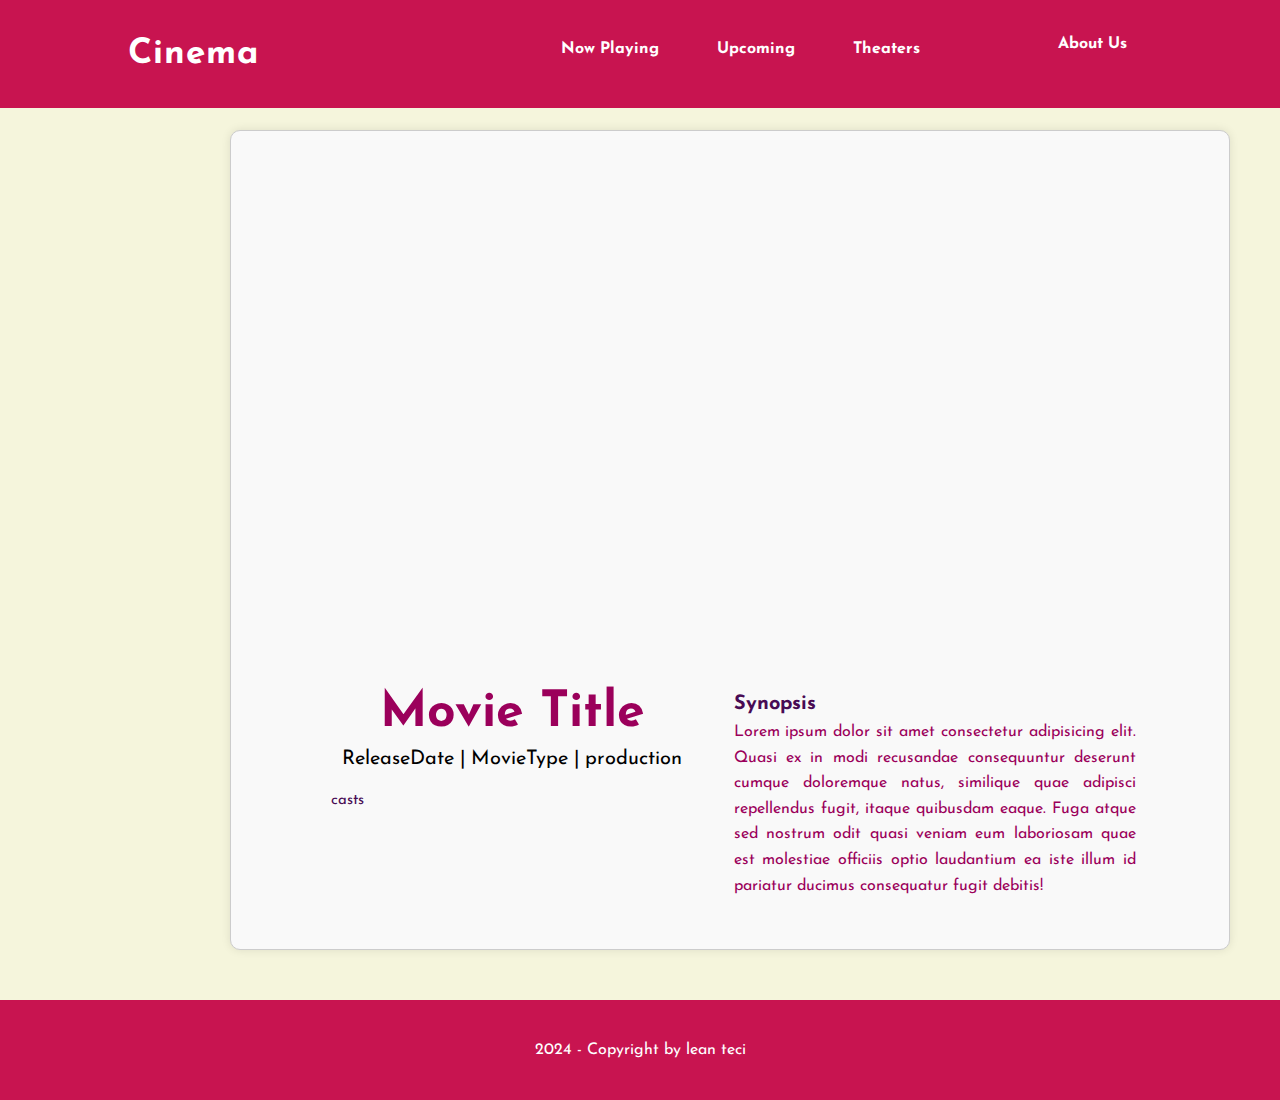
<file: moviedetailsupcome.html>
<!DOCTYPE html>
<html lang="en">
<head>
    <meta charset="UTF-8">
    <meta name="viewport" content="width=device-width, initial-scale=1.0">
    <title>Cinema</title>
    <link rel="stylesheet" type="text/css" href="style.css">

    <link rel="preconnect" href="https://fonts.googleapis.com">
    <link rel="preconnect" href="https://fonts.gstatic.com" crossorigin>
    <link href="https://fonts.googleapis.com/css2?family=Josefin+Sans:wght@100;200;300;400;500;600;700&display=swap" rel="stylesheet">

    <link rel="stylesheet" href="https://cdnjs.cloudflare.com/ajax/libs/font-awesome/6.5.2/css/all.min.css" integrity="sha512-SnH5WK+bZxgPHs44uWIX+LLJAJ9/2PkPKZ5QiAj6Ta86w+fsb2TkcmfRyVX3pBnMFcV7oQPJkl9QevSCWr3W6A==" crossorigin="anonymous" referrerpolicy="no-referrer" />
    
    <script src="script.js" defer></script>
</head>
<body>
    <header class="header" id="home">
        <nav>
            <h2 class="logo">Cinema</h2>
            <ul>
                <li><a href="index.html#nowplaying"><i class="fa-solid fa-film"></i>Now Playing</a></li>
                <li><a href="index.html#upcoming"><i class="fa-regular fa-circle-play"></i>Upcoming</a></li>
                <li><a href="index.html#theaters"><i class="fa-solid fa-location-dot"></i>Theaters</a></li>
                <li class="dropdown">
                    <a href="index.html#aboutus" id="aboutus-button"><i class="fa-solid fa-user"></i>About Us</a>
                <div class="dropdown-content">
                    <a href="#privacy-policy" id="privacy-policy-link">Privacy Policy</a>
                    <a href="index.html#contact-us">Contact Us</a>
                </div>
                </li>
            </ul>
        </nav>
       </header> 

       <section id="upcomedetails">
        <div class="movie-details">
            <div class="movie-box">
                <div class="video-box">
                    <iframe src="" title="Movie Trailer" frameborder="0" 
                            allow="accelerometer; autoplay; clipboard-write; encrypted-media; gyroscope; picture-in-picture" 
                            allowfullscreen></iframe>
                    <div class="bot">
                        <div class="left">
                            <div class="kiri-1">
                                <p id="title">Movie Title</p>
                                <div class="lefter">
                                    <p id="details">ReleaseDate | MovieType | production</p>
                                </div>
                                <div class="lefter2">
                                    <p id="casts">casts</p>
                                </div>
                            </div>
                        </div>
                        <div class="right">
                            <div class="righter">
                                <h2>Synopsis</h2>
                                <p>
                                    Lorem ipsum dolor sit amet consectetur adipisicing elit. 
                                    Quasi ex in modi recusandae consequuntur deserunt cumque doloremque natus, 
                                    similique quae adipisci repellendus fugit, itaque quibusdam eaque. 
                                    Fuga atque sed nostrum odit quasi veniam eum laboriosam quae est molestiae 
                                    officiis optio laudantium ea iste illum id pariatur ducimus consequatur fugit debitis!
                                </p>
                            </div>
                        </div>
                    </div>
                </div>
            </div>
        </div>
    </section>

           
    <section id="privacy-policy" class="popup-form hide">
        <div class="popup-content">
            <span class="close-btn">&times;</span>
            <h2>Privacy Policy</h2>
            <h4>INFORMATION WE COLLECT
                PERSONAL INFORMATION
                Personal Information may be submitted to NSR for the purposes of <br>
                (a) receiving information from us;<br>
                (b) buy movie ticket through Site; and <br>
                (c) other purposes to support Service through Site. 
                </h4>
        </div>
    </section>
            
        <footer id="footer">
        <div class="footer">
            <p>
                2024 -
                <i class="fa-regular fa-copyright"></i>
                Copyright by lean teci
            </p>
        </div>
    </footer>

    <script src="script.js" defer></script>
   <style>
    
    #upcomedetails{
        width: 100%;
        height: 1000px;
        background-color: beige;
        display: block;
        padding: 30px;
    }
    .movie-detail {
        display: grid;
        margin-top: 50px;
        grid-template-columns: 1fr 1fr; /* 2 kolom yang setara */
        gap: 20px;
    }
    .movie-box {
        margin-top: 100px;
        border: 1px solid #ccc;
        padding: 50px;
        margin-left: 200px;
        border-radius: 10px;
        box-shadow: 0 0 10px rgba(0, 0, 0, 0.1);
        max-width: 1000px;
        max-height: 850px;
        background-color: #f9f9f9;
    }
    .video-box {
            max-width: 560px;
            margin-left: 30px;
            text-align: center;
            justify-content: center;
        }
    iframe {
        width: 150%;
        height: 473px;
        justify-content: center;
        } 
    .bot{
        display: grid;
        gap: 20px;
        grid-template-columns: 1fr 1fr;
        width: 825px;
    }
    /* CSS untuk mengatur bagian kiri */
    .bot .left {
    display: flex;
    flex-direction: column;
    justify-content: left;
    }

    /* CSS untuk bagian kanan */
    .bot .right {
    display: flex;
    flex-direction: column;
    justify-content: flex-start; /* Memulai konten dari atas */
}

/* CSS untuk gaya teks */
#title {
    font-size: 50px;
    margin-top: 30px;
    font-weight: bold;
    margin-bottom: 10px;
    border: 30px;
    color: #9b005b;
}

.lefter{
    font-size: 20px;
    margin-bottom: 10px;
}
/* CSS untuk sinopsis */
.righter {
    margin-top: 30px; /* Memberi jarak atas dari elemen sebelumnya */
    color: #9b005b;
}

.right p {
    text-align: justify;
    line-height: 1.6;
}

.right h2 {
    text-align: justify;
    line-height: 1.6;
    font-size: 20px;
    font-weight: 2px;
    color: #480b54;
}
.lefter2{
    text-align: justify;
    line-height: 1.6;
    margin: 20px;
    font-size: 15px;
    color: #480b54;
}
   </style>

<script>
    
    // Ambil parameter movie dari URL
    const urlParams = new URLSearchParams(window.location.search);
    const movie = urlParams.get('movie');

    // Data film sesuai dengan ID film
    const movies = {
        exorcism: {
            trailer: 'https://www.youtube.com/embed/I1lNNd_klK4?si=NlZcVu2GYQULPtlX',
            title: 'THE EXORCISM',
            ReleaseDate: 'June 2024',
            MovieType: 'Horror, Thriller',
            production: 'Miramax',
            casts: 'Russell Crowe, Ryan Simpkins, Sam Worthington, Chloe Bailey, Adam Goldberg, Adrian Pasdar, David Hyde Pierce, Tracey Bonner, Marcenae Lynette, Joshua John Miller',
            synopsis: `A troubled actor begins to exhibit a disruptive behavior while shooting a horror film. His estranged daughter wonders if he's slipping back into his past addictions or if there's something more sinister at play.`
        },
        despicableme4: {
            trailer: 'https://www.youtube.com/embed/qQlr9-rF32A?si=E_eWWcQ1CEBEQ-d-',
            title: 'DESPICABLE ME 4',
            ReleaseDate: 'July 2024',
            MovieType: 'Animation, Comedy',
            production: 'Universal Pictures',
            casts: 'Steve Carell, Kristen Wiig, Joey King, Will Ferrell, Sofia Vergara, Miranda Cosgrove, Dana Gaier, Madison Skyy Polan, Pierre Coffin, Steve Coogan, Stephen Colbert, Chloe Fineman',
            synopsis: `Gru, Lucy, Margo, Edith, dan Agnes siap menyambut anggota baru di keluarga. Di tengah kebahagiaan, Gru harus menghadapi penjahat bernama Maxime Le Mal yang berniat membalas dendam kepada Gru. Apakah Gru bisa menyelamatkan keluarga kecilnya?`
    },
        twisters: {
            trailer: 'https://www.youtube.com/embed/Jm27YjLnPHc?si=8KM8iDQImYbY6z5C',
            title: 'TWISTERS',
            ReleaseDate: 'July 2024',
            MovieType: 'Action, Adventure',
            production: 'Warner Bros. Pictures',
            casts: 'Glen Powell, Daisy Edgar-Jones, Maura Tierney, Kiernan Shipka, Katy O Brian, David Corenswet, Anthony Ramos, Sasha Lane, Paul Scheer, Daryl McCormack, Brandon Perea',
            synopsis: `Tyler Owens (Glen Powell) and Kate Cooper (Daisy Edgar-Jones) are hurricane researchers and storm chasers who put their lives on the line in an effort to test a warning system that can mitigate Oklahoma's frequent hurricanes.`
    },
        deadpool: {
            trailer: 'https://www.youtube.com/embed/73_1biulkYk?si=gLPK0bBiTr73G6V8',
            title: 'DEADPOOL VS WOLVERINE',
            ReleaseDate: 'July 2024',
            MovieType: 'Action, Sci-Fi',
            production: 'Walt Disney Pictures',
            casts: 'Ryan Reynolds, Hugh Jackman, Emma Corrin, Morena Baccarin, Rob Delaney, Karan Soni, Leslie Uggams, Matthew Macfadyen',
            synopsis: `The irresponsible Deadpool or Wade Wilson (Ryan Reynolds) is trusted to change the history of the Marvel Cinematic Universe (MCU) with Wolverine (Hugh Jackman). They work together to defeat a common enemy.`
    },
        myboo: {
            trailer: 'https://www.youtube.com/embed/saBiD7UJt00?si=kp8-Wk86mLpeqCG_',
            title: 'MY BOO',
            ReleaseDate: 'July 2024',
            MovieType: 'Romance, Comedy, Horror',
            production: 'RA Pictures',
            casts: 'Maylada Susri, Sutthirak Subvijitra, Chalermpol Thikampornteerawong, Tatchaya Supatanyasatit, Dharmthai Plangsilp, Punyawee Jungcharoen, Narttida Pitakwararat, Arunphong Naraphan, Kittiphong Boonprakh',
            synopsis: `Joe (Sutthirak Subvijitra), a gamer, inherits a haunted house and its resident ghosts. However, neither the humans nor the ghosts want to leave the house. Eventually Joe and the ghosts decide to work together to run a haunted house ride to attract visitors for money. As time goes by Joe finds the ghosts there very charming, especially Anong (Maylada Susri), who intrigues him. Will these two people from two different worlds be able to overcome their differences and be together?`
    }
}

const privacyPolicyLink = document.getElementById('privacy-policy-link');
const popupForm = document.getElementById('privacy-policy');
const closeBtn = document.querySelector('.close-btn');


privacyPolicyLink.addEventListener('click', function(event) {
    event.preventDefault();
    popupForm.classList.remove('hide');
});


closeBtn.addEventListener('click', function() {
    popupForm.classList.add('hide');
});


window.addEventListener('click', function(event) {
    if (event.target === popupForm) {
        popupForm.classList.add('hide');
    }
});


    // Isi data film ke dalam template
    document.querySelector('#title').textContent = movies[movie].title;
    document.querySelector('iframe').src = movies[movie].trailer;
    document.querySelector('#details').textContent = `${movies[movie].ReleaseDate} | ${movies[movie].MovieType} | ${movies[movie].production}`;
    document.querySelector('.righter p').textContent = movies[movie].synopsis;
    document.querySelector('#casts').textContent = movies[movie].casts;





</script>

</body>
</html>
</file>
<file: style.css>
/* General styles */
* {
    padding: 0;
    margin: 0;
    font-family: 'Josefin Sans', sans-serif;
    box-sizing: border-box;
}

body {
    margin: 0;
    font-family: 'Josefin Sans', sans-serif;
}

/* Header and navigation */
/* Header and navigation */
.header {
    height: 12vh;
    width: 100%;
    background-color: rgb(200, 20, 80);
    background-size: cover;
    background-position: center;
    display: flex;
    align-items: center;
    justify-content: center;
    position: fixed;
    top: 0;
    left: 0;
    z-index: 1000;
}

nav {
    display: flex;
    align-items: center;
    justify-content: space-between;
    width: 80%;
    background-color: rgb(200, 20, 80);
}

.logo {
    color: white;
    font-size: 35px;
    letter-spacing: 1px;
    cursor: pointer;
}

nav ul {
    display: flex;
    list-style: none;
    align-items: center;
    background-color: rgb(200, 20, 80);
}

nav ul li {
    margin-top: -10px;
    padding: 10px 25px;
    justify-content: right;
    background-color: rgb(200, 20, 80);
}

nav ul li a {
    color: white;
    text-decoration: none;
    font-weight: bold;
    text-transform: capitalize;
    justify-content: center;
    align-items: center;
    transition: color 0.4s;
    background-color: rgb(200, 20, 80);
}

nav ul li a i {
    margin-right: 8px;
    background-color: rgb(200, 20, 80);
}

nav ul li a:hover {
    color: bisque;
    transition: color 0.4s;
}

/* Ensure dropdown link is styled correctly */
nav ul li.dropdown > a {
    background-color: white;
    color: black;
    padding: 12px 25px;
    margin: 0 -25px;
    justify-content: center;
    align-items: center;
}

.dropdown-content {
    display: none;
    position: absolute;
    min-width: 160px;
    z-index: 1;

}

.dropdown-content a {
    color: black;
    background-color: white;
    padding: 12px 16px;
    text-decoration: none;
    display: block;
    text-align: left;
    font-weight: bold;
    font-size: 16px;
    border-radius: 8px;
}

.dropdown-content a:hover {
    background-color: rgb(200, 20, 80);
    color: white;
    transition: background-color 0.3s;
}

.dropdown:hover .dropdown-content {
    display: block;
}

/* Additional styling for "About Us" link to ensure no residual styling */
#aboutus-button {
    display: flex;
    align-items: center;
    justify-content: center;
    padding: 12px 25px;
    color: white;
    background-color: rgb(200, 20, 80);
    text-decoration: none;
    font-weight: bold;
    text-transform: capitalize;
    transition: color 0.4s;
    margin: -25px;

}

#aboutus-button i {
    margin-right: 8px;
}

#aboutus-button:hover {
    color: bisque;
    transition: color 0.4s;
}

/* Button styles */
#my-mtix-btn {
    font-family: 'Josefin Sans', sans-serif;
    font-size: 18px;
    background-color: azure;
    color: black;
    text-decoration: none;
    border: 2px solid transparent;
    font-weight: bold;
    padding: 10px 25px;
    border-radius: 30px;
    display: flex;
    align-items: center;
    margin-left: 15px;
    transition: transform 0.4s;
    cursor: pointer;
}

#my-mtix-btn i {
    margin-right: 8px;
}

#my-mtix-btn:hover {
    transform: scale(1.2);
}

/* Slides */
.slider {
    background-color: beige;
    position: relative;
    max-width: 100%;
    margin-top: 12vh;
    padding: 0; 
    overflow: hidden;
    display: flex;
    justify-content: center;
    align-items: center;
}

section {
    padding-top: 0vh;
}

/* Slide styles */
.slide {
    display: none;
    justify-content: center;
    align-items: center;
}

.slide img {
    height: 30vh;
    width: 100%;
}

/* Navigation buttons for slides */
.prev,
.next {
    cursor: pointer;
    position: absolute;
    top: 25%;
    width: auto;
    padding: 16px;
    color: white;
    font-weight: bold;
    font-size: 18px;
    transition: 0.6s ease;
    user-select: none;
    z-index: 1;
    transform: translateY(-50%);
    background: none;
    border: 5px;
}

.next {
    right: 30px;
}

.prev {
    left: 30px;
}

.prev:hover,
.next:hover {
    color: gray;
}


.textnowplay,
.textupcome,
.texttheater {
    color: rgb(200, 20, 80);
    font-size: 20px;
    text-align: center;
    padding: 20px;
    background-color: white;
    text-transform: uppercase;
    letter-spacing: 2px;
}

.movieplaying{
    display: grid;
    grid-template-columns: repeat(4, 1fr); 
    gap: 40px;
    row-gap: 20px; 
    padding: 20px;
    background-color: bisque;
    box-shadow: 0 0 10px rgba(0, 0, 0, 0.1);
    text-align: center; 
    transition: transform 0.4s;
    cursor: pointer;
}
.upcoming {
    display: grid;
    grid-template-columns: repeat(4, 1fr); 
    gap: 40px;
    row-gap: 20px; 
    padding: 20px;
    background-color: rgb(255, 196, 224);
    box-shadow: 0 0 10px rgba(0, 0, 0, 0.1);
    text-align: center;
    transition: transform 0.4s;
    cursor: pointer;
}

.movieplaying a,
.upcoming a {
    text-decoration: none;
    color: inherit;
}

.movieplaying img,
.upcoming img {
    width: 280px;
    height: 425px;
    border-radius: 8px;
    box-shadow: 0 4px 8px rgba(0, 0, 0, 0.2);
}

.movieplaying p,
.upcoming p {
    margin-top: 10px;
    font-weight: bold;
    font-size: 20px;
    font-family: 'Josefin Sans', sans-serif;
    color: #2f0c0c;
}

.movie:hover{
    transform: scale(1.05);
}
/* Theater section */
section#theaters {
    height: 90vh;
    width: 100%;
    padding-bottom: 100vh;
    background-color: bisque;
    margin-top: -20px;
}

.theater {
    background-color: bisque;
    margin-bottom: 20px;
}

.dropdown {
    margin-left: 80px;
    margin-bottom: 20px;
    background-color: bisque;
    margin-top: 10px;
}

#city-select {
    padding: 14px;
    font-size: 16px;
    margin-top: 50px;
    width: 200px;
}

.cinema-list {
    margin-top: 20px;
    background-color: bisque;
}

.cinema-table-wrapper {
    height: 80vh; 
    overflow-y: auto; 
    background-color: bisque; 
}

.cinema-table {
    width: 88%;
    border-collapse: collapse;
    border: 3px solid rgb(61, 2, 2);
    color: black;
    margin: 0 auto;
    background-color: white;
}

.cinema-table th,
.cinema-table td {
    border: 3px solid rgb(61, 2, 2);
    padding: 8px;
    text-align: left;
}

.cinema-table th {
    background-color: rgb(130, 99, 33);
    color: white;
    text-align: left;
}

.contact-us {
    position: relative;
    width: 100%;
    height: 400px;
    background: rgb(200, 20, 80);
    display: flex;
    flex-direction: column;
    align-items: center;
    justify-content: center;
}
.contact-us p:nth-child(1) {
    font-size: 30px;
    color: white;
    margin-bottom: 20px;
    font-weight: bold;
}
.contact-us p:nth-child(2) {
    font-size: 17px;
    color: rgb(255, 255, 255);
    width: 500px;
    text-align: center;
    line-height: 26px;
}
.social {
    display: flex;
}
.social a {
    width: 45px;
    height: 45px;
    display: flex;
    align-items: center;
    justify-content: center;
    background: white;
    border-radius: 50%;
    margin: 22px 10px;
    color: rgb(18, 9, 46);
    text-decoration: none;
    font-size: 20px;
}
.social a:hover {
    transform: scale(1.3);
    transition: .3s;
}
.popup-form {
    position: fixed;
    top: 0;
    left: 0;
    width: 800px;
    background-color: rgba(0, 0, 0, 0.5);
    display: flex;
    align-items: center;
    justify-content: center;
    z-index: 1000;
}

.popup-content {
    background-color: white;
    padding: 20px;
    border-radius: 5px;
    width:800px;
    max-width: 1000px; /* Set a maximum width */
    text-align: center;
    position: relative;
    justify-content: space-between;
}

.close-btn {
    position: absolute;
    top: 10px;
    right: 10px;
    cursor: pointer;
    font-size: 20px;
}

.popup-content h2 {
    margin-bottom: 20px;
}

.popup-content h4 {
    margin-bottom: 20px;
    justify-content: center;
    text-align: justify;
}

.hide {
    display: none;
}

footer{
    background-color: rgb(200, 20, 80);
    width: 100%;
    height: 100px;
    color: white;
    display: flex;
    align-items: center;
    justify-content: center;
    font-family: 'Josefin Sans', sans-serif;
    

}
.end {
    position: absolute;
    color: rgb(18, 9, 46);
    bottom: 35px;
    font-size: 14px;
}


/* Styling for pop-up forms */
.popup-form {
    position: fixed;
    top: 0;
    left: 0;
    width: 100%;
    height: 100%;
    background-color: rgba(0, 0, 0, 0.5);
    display: flex;
    align-items: center;
    justify-content: center;
    z-index: 1000;
    transition: opacity 0.3s ease;
}

.popup-content {
    background-color: white;
    padding: 20px;
    border-radius: 5px;
    width: 300px;
    text-align: center;
    position: relative;
}

.close-btn {
    position: absolute;
    top: 10px;
    right: 10px;
    cursor: pointer;
    font-size: 20px;
    color: rgb(200, 20, 80);
}

.popup-content h2 {
    margin-bottom: 20px;
    color: rgb(200, 20, 80);
}

.popup-content form label {
    display: block;
    margin-bottom: 8px;
    text-align: left;
    color: rgb(61, 2, 2);
}

.popup-content form input[type="text"],
.popup-content form input[type="email"],
.popup-content form input[type="password"] {
    width: calc(100% - 20px);
    padding: 8px;
    margin-bottom: 15px;
    border: 1px solid #ccc;
    border-radius: 4px;
    font-size: 14px;
}

.popup-content form button {
    width: 100%;
    padding: 10px;
    background-color: rgb(200, 20, 80);
    color: white;
    border: none;
    border-radius: 4px;
    cursor: pointer;
    font-size: 16px;
}

.popup-content form button:hover {
    background-color: rgb(170, 0, 70);
}

.popup-content p {
    margin-top: 10px;
    font-size: 14px;
    color: #555;
}

.popup-content p a {
    color: rgb(200, 20, 80);
    text-decoration: none;
}

.popup-content p a:hover {
    text-decoration: underline;
}

.hide{
    display: none;
}

#success-popup h2 {
    color: green;
}

#success-popup p {
    color: #333;
}

/* Style untuk dropdown */
.dropdown2 {
    position: relative;
    display: inline-block;
  }
  
  .dropdown-content2 {
    display: none;
    position: absolute;
    background-color: #f9f9f9;
    min-width: 160px;
    box-shadow: 0px 8px 16px 0px rgba(0,0,0,0.2);
    z-index: 1;
    font-size: 20px;
    font-weight: bold;

  }
  
  .dropdown-content2 a {
    color: black;
    padding: 12px 16px;
    text-decoration: none;
    display: block;
  }
  
  .dropdown-content2 a:hover {
    background-color: rgb(200, 20, 80);
    color: white;
    padding : 12px 25px;
}
  
  .dropdown2:hover .dropdown-content2 {
    display: block;
  }

  form {
    margin-bottom: 20px;
}

label {
    display: block;
    margin: 10px 0 5px;
}

input, select, textarea {
    width: 100%;
    padding: 8px;
    margin-bottom: 10px;
    box-sizing: border-box;
}

button {
    padding: 10px 20px;
    background-color: #007BFF;
    color: #fff;
    border: none;
    cursor: pointer;
}

button:hover {
    background-color: #0056b3;
}

.review {
    border: 1px solid #ddd;
    padding: 10px;
    margin-bottom: 10px;
    border-radius: 5px;
}

.review .name {
    font-weight: bold;
}

.review .rating {
    color: #f39c12;
}

.review .feedback {
    margin-top: 5px;
}

@media (max-width: 768px) {
    .header {
        height: 15vh;
    }

    .logo {
        font-size: 20px;
    }

    nav ul {
        flex-direction: row;
        margin-top: 0;
    }

    .dropdown {
        margin-left: 0px;
        
    }

    nav ul li.dropdown > a {
        background: rgb(170, 0, 70);
        padding-left: 20px;
        padding-top: 0px;
        padding-right: 40px;
    }

    /* Slider dan Tombol Navigasi */
    .slider {
        margin-top: 8vh;
    }

    .prev, .next {
        top: 30%;
        font-size: 12px;
        padding: 8px;
    }

    .movieplaying,
    .upcoming{
        grid-template-columns: repeat(2, 1fr); 
    }

}
.aboutus-button {
    margin: -30px;
}

#my-mtix-btn {
    margin-left: -3px;
}
</file>
